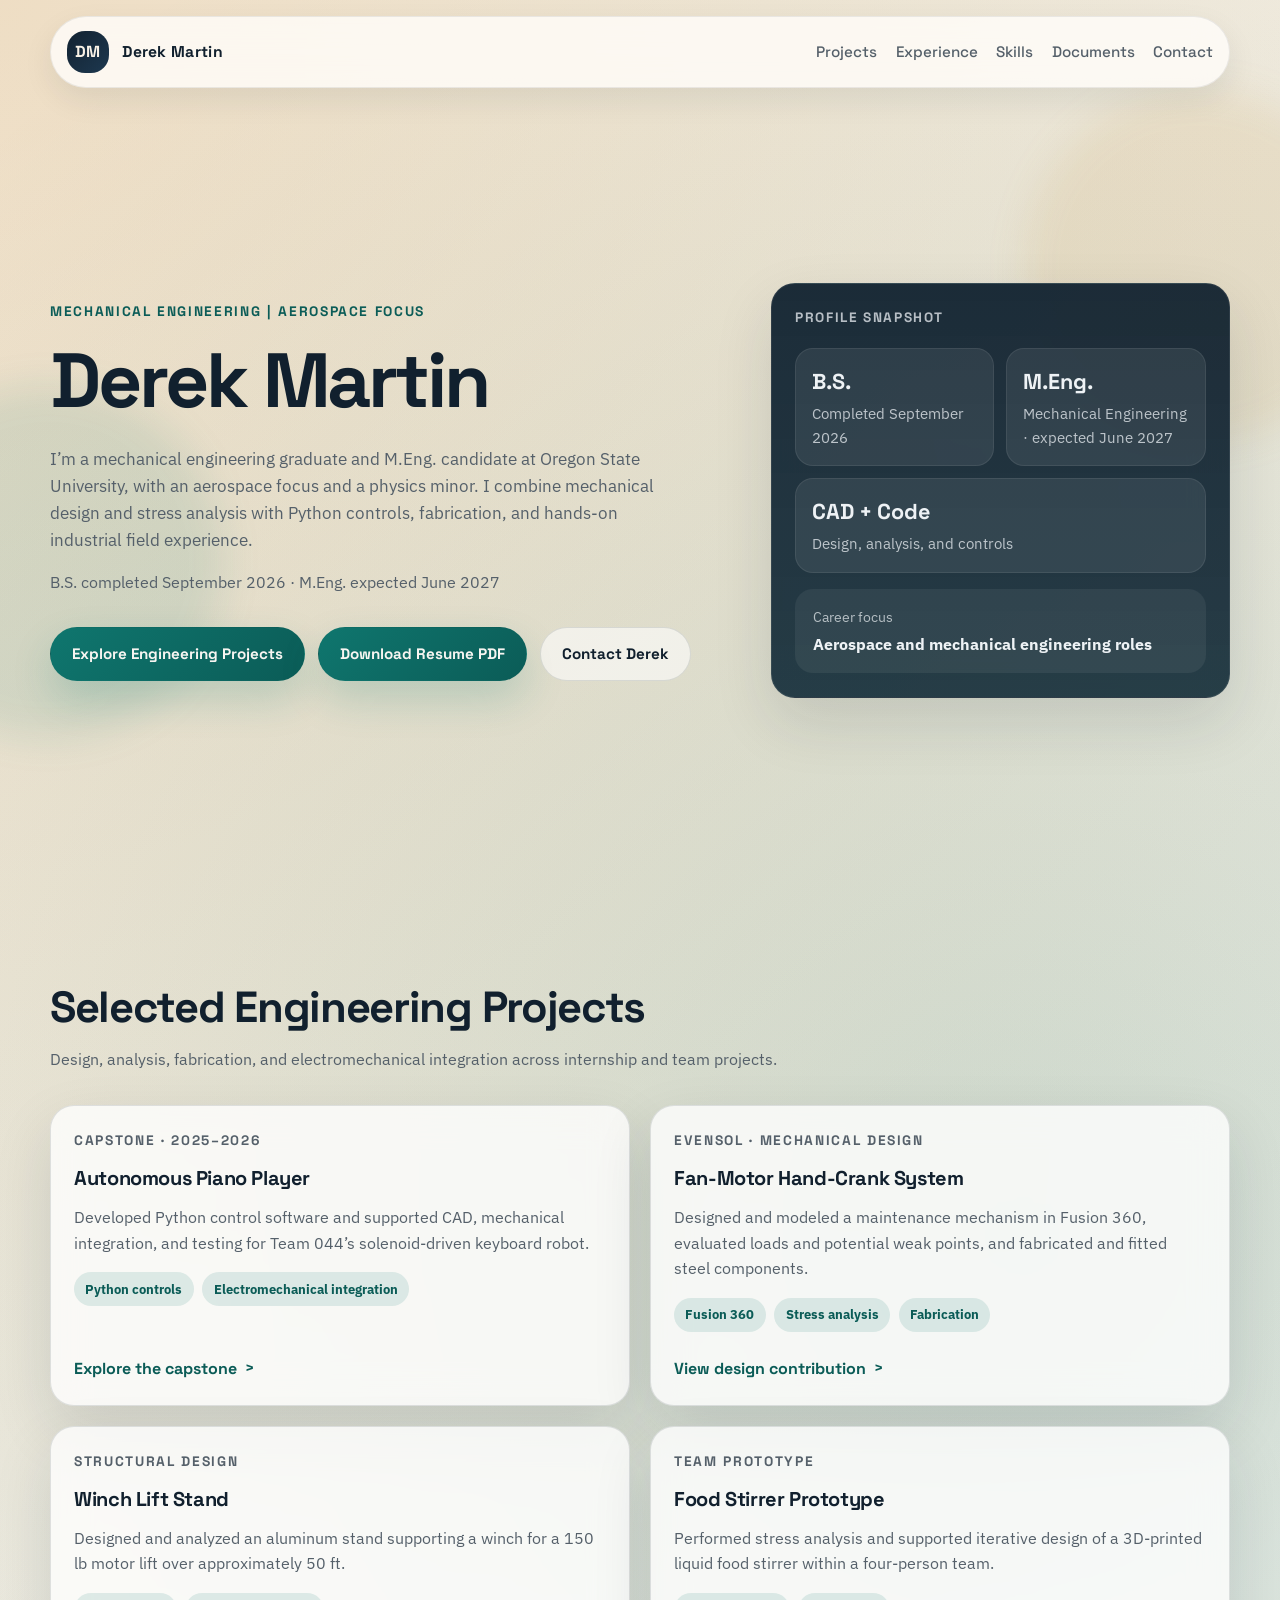
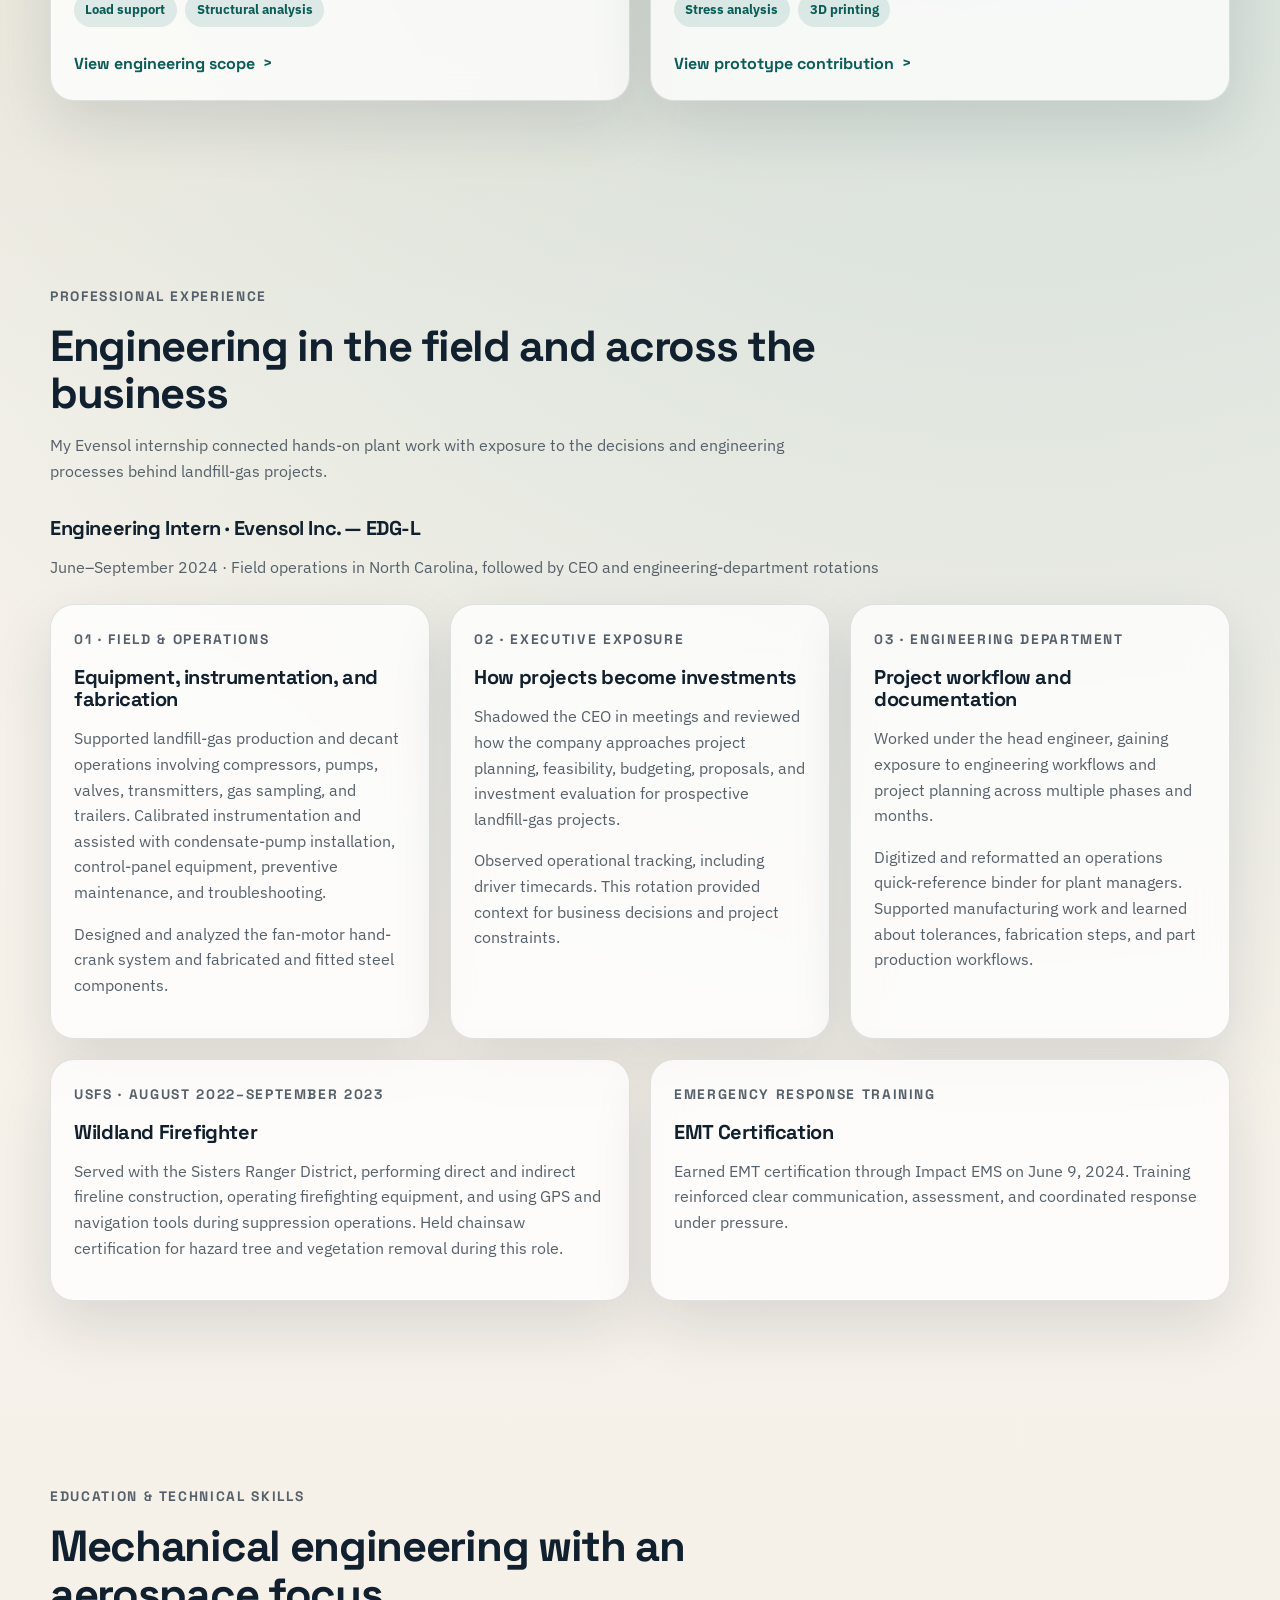
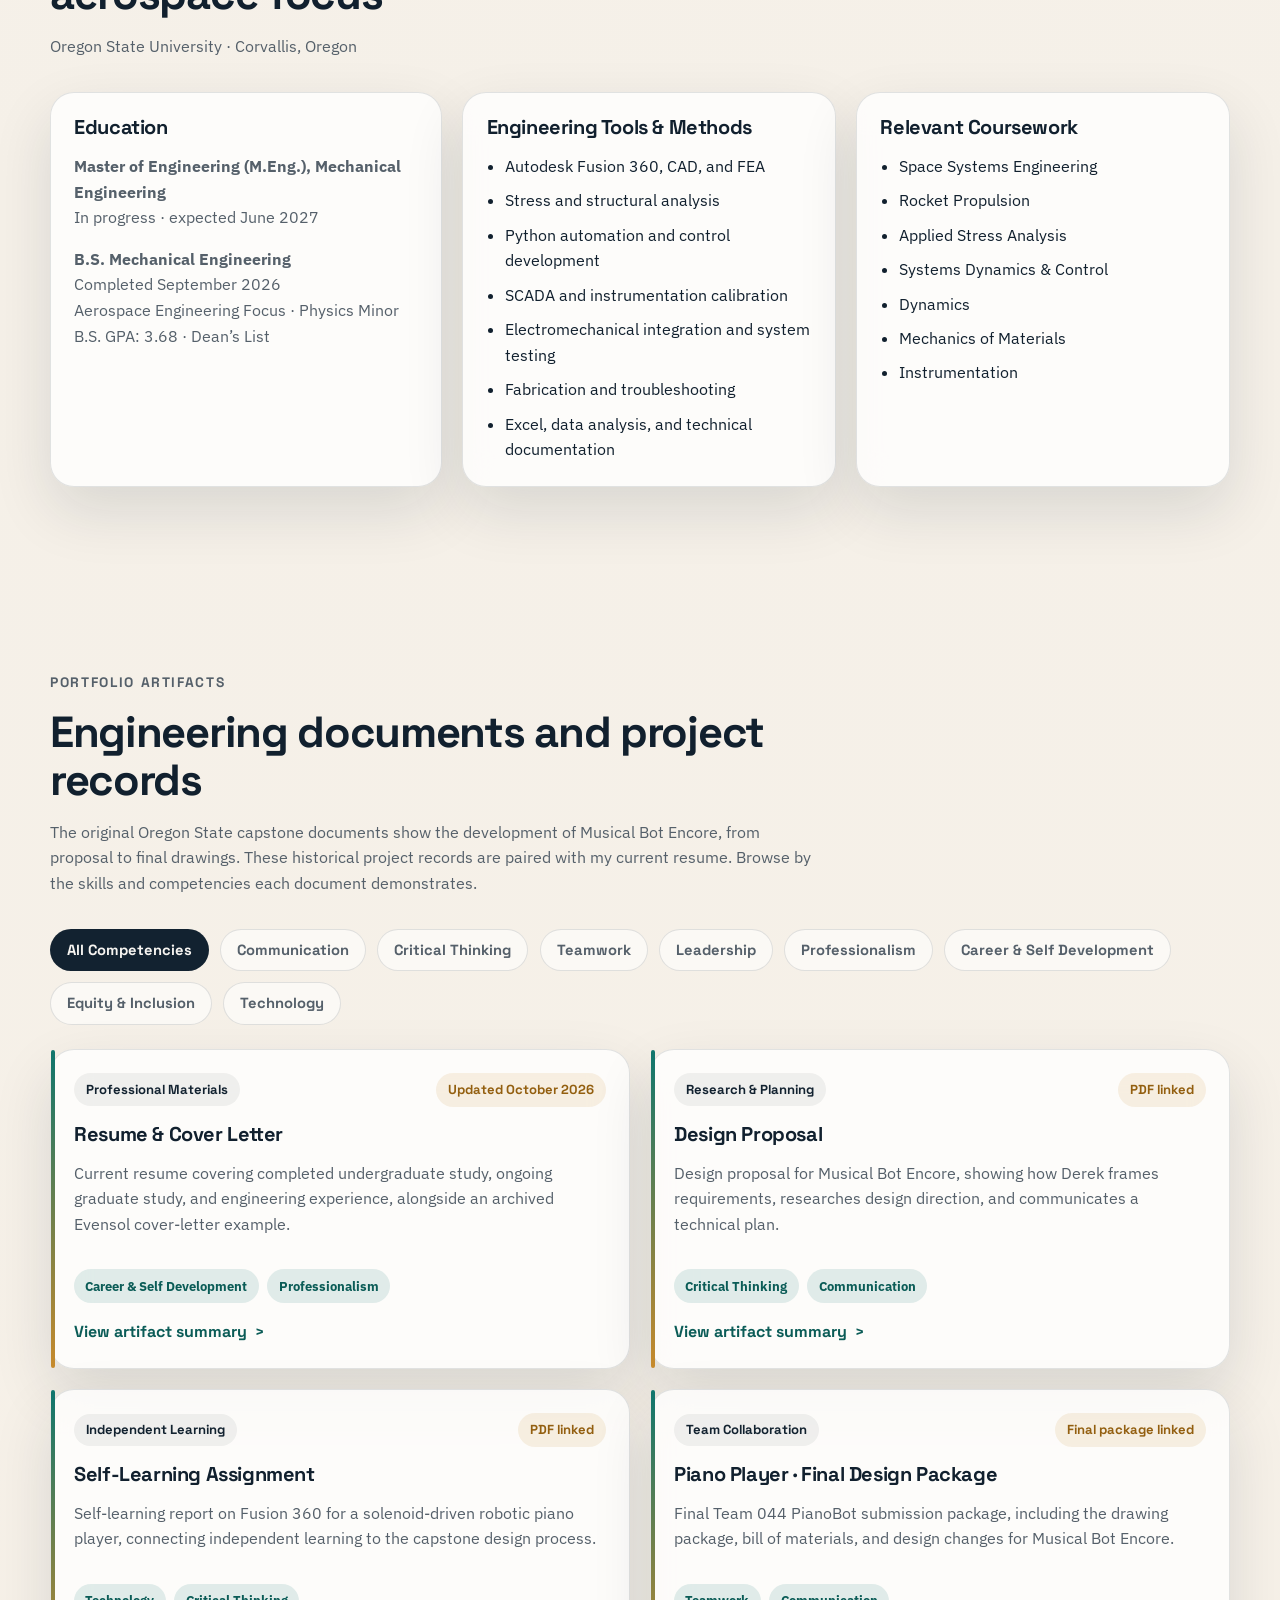
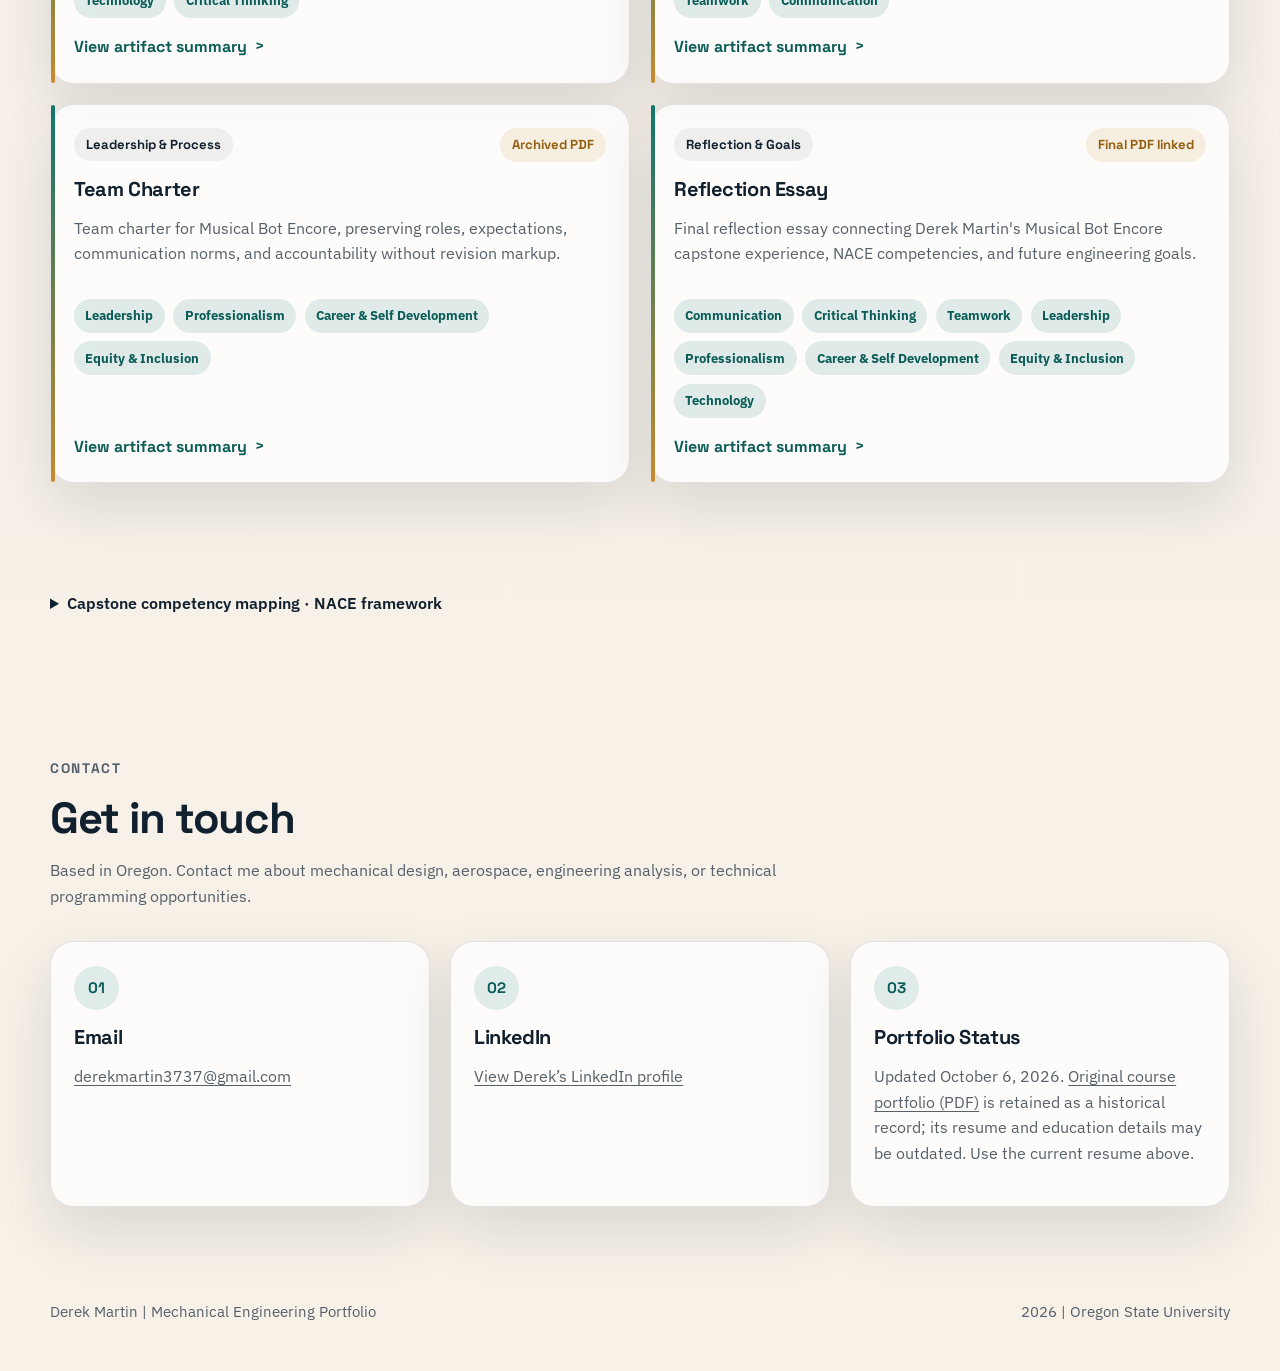
<file: index.html>
<!DOCTYPE html>
<html lang="en">
<head>
  <meta charset="UTF-8">
  <meta name="viewport" content="width=device-width, initial-scale=1.0">
  <title>Derek Martin | Mechanical Engineering Portfolio</title>
  <meta name="description" content="Derek Martin: mechanical engineering graduate and M.Eng. candidate at Oregon State. Mechanical design, aerospace, Python controls, stress analysis, and field engineering.">
  <link rel="preconnect" href="https://fonts.googleapis.com">
  <link rel="preconnect" href="https://fonts.gstatic.com" crossorigin>
  <link href="https://fonts.googleapis.com/css2?family=IBM+Plex+Sans:wght@400;500;600;700&family=Space+Grotesk:wght@500;700&display=swap" rel="stylesheet">
  <link rel="stylesheet" href="styles.css">
<noscript><style>.nav-links { display:flex; } .nav-toggle { display:none; }</style></noscript>
</head>
<body class="home-page">
  <a class="skip-link" href="#main-content">Skip to content</a>
  <div class="page-shell">
    <header class="site-header">
      <nav class="site-nav">
        <a class="brand" href="#top" aria-label="Go to homepage">
          <span class="brand-mark">DM</span>
          <span class="brand-text">Derek Martin</span>
        </a>
        <button class="nav-toggle" type="button" aria-expanded="false" aria-controls="site-nav-links" data-nav-toggle>Menu</button>
        <div class="nav-links" id="site-nav-links" data-nav-links>
          <a href="#projects">Projects</a>
          <a href="#experience">Experience</a>
          <a href="#education">Skills</a>
          <a href="#portfolio">Documents</a>
          <a href="#contact">Contact</a>
        </div>
      </nav>
    </header>

    <main id="main-content">
      <section class="hero section" id="top">
        <div class="hero-copy">
          <p class="eyebrow">Mechanical Engineering | Aerospace Focus</p>
          <h1>Derek Martin</h1>
          <p class="hero-text">I’m a mechanical engineering graduate and M.Eng. candidate at Oregon State University, with an aerospace focus and a physics minor. I combine mechanical design and stress analysis with Python controls, fabrication, and hands-on industrial field experience.</p>
          <p class="hero-subtitle">B.S. completed September 2026 · M.Eng. expected June 2027</p>
          <div class="hero-actions">
            <a class="button button-primary" href="#projects">Explore Engineering Projects</a>
            <a class="button button-primary" href="artifacts/resume-cover-letter/DerekMartin_Resume.pdf" target="_blank" rel="noopener noreferrer">Download Resume PDF</a>
            <a class="button button-secondary" href="mailto:derekmartin3737@gmail.com?subject=Portfolio%20Contact">Contact Derek</a>
          </div>
        </div>

        <aside class="hero-panel">
          <div class="panel-card">
            <p class="panel-label">Profile Snapshot</p>
            <div class="metric-grid">
              <article class="metric-card">
                <span class="metric-value">B.S.</span>
                <span class="metric-label">Completed September 2026</span>
              </article>
              <article class="metric-card">
                <span class="metric-value">M.Eng.</span>
                <span class="metric-label">Mechanical Engineering · expected June 2027</span>
              </article>
              <article class="metric-card">
                <span class="metric-value">CAD + Code</span>
                <span class="metric-label">Design, analysis, and controls</span>
              </article>
            </div>
            <div class="panel-note">
              <p>Career focus</p>
              <strong>Aerospace and mechanical engineering roles</strong>
            </div>
          </div>
        </aside>
      </section>

      <section class="section" id="projects">
        <div class="section-heading">
          <h2>Selected Engineering Projects</h2>
          <p>Design, analysis, fabrication, and electromechanical integration across internship and team projects.</p>
        </div>
        <div class="feature-grid project-grid">
          <article class="feature-card">
            <p class="eyebrow">Capstone · 2025–2026</p><h3>Autonomous Piano Player</h3>
            <p>Developed Python control software and supported CAD, mechanical integration, and testing for Team 044’s solenoid-driven keyboard robot.</p>
            <div class="artifact-tags"><span class="tag">Python controls</span><span class="tag">Electromechanical integration</span></div>
            <a class="artifact-link" href="artifacts/final-team-report/index.html">Explore the capstone</a>
          </article>
          <article class="feature-card">
            <p class="eyebrow">Evensol · Mechanical Design</p><h3>Fan-Motor Hand-Crank System</h3>
            <p>Designed and modeled a maintenance mechanism in Fusion 360, evaluated loads and potential weak points, and fabricated and fitted steel components.</p>
            <div class="artifact-tags"><span class="tag">Fusion 360</span><span class="tag">Stress analysis</span><span class="tag">Fabrication</span></div>
            <a class="artifact-link" href="projects/hand-crank/index.html">View design contribution</a>
          </article>
          <article class="feature-card">
            <p class="eyebrow">Structural Design</p><h3>Winch Lift Stand</h3>
            <p>Designed and analyzed an aluminum stand supporting a winch for a 150 lb motor lift over approximately 50 ft.</p>
            <div class="artifact-tags"><span class="tag">Load support</span><span class="tag">Structural analysis</span></div>
            <a class="artifact-link" href="projects/winch-stand/index.html">View engineering scope</a>
          </article>
          <article class="feature-card">
            <p class="eyebrow">Team Prototype</p><h3>Food Stirrer Prototype</h3>
            <p>Performed stress analysis and supported iterative design of a 3D-printed liquid food stirrer within a four-person team.</p>
            <div class="artifact-tags"><span class="tag">Stress analysis</span><span class="tag">3D printing</span></div>
            <a class="artifact-link" href="projects/food-stirrer/index.html">View prototype contribution</a>
          </article>
        </div>
      </section>

      <section class="section" id="experience">
        <div class="section-heading"><p class="eyebrow">Professional Experience</p><h2>Engineering in the field and across the business</h2><p>My Evensol internship connected hands-on plant work with exposure to the decisions and engineering processes behind landfill-gas projects.</p></div>
        <article class="experience-header"><h3>Engineering Intern · Evensol Inc. — EDG-L</h3><p>June–September 2024 · Field operations in North Carolina, followed by CEO and engineering-department rotations</p></article>
        <div class="feature-grid">
          <article class="feature-card"><p class="eyebrow">01 · Field &amp; Operations</p><h3>Equipment, instrumentation, and fabrication</h3><p>Supported landfill-gas production and decant operations involving compressors, pumps, valves, transmitters, gas sampling, and trailers. Calibrated instrumentation and assisted with condensate-pump installation, control-panel equipment, preventive maintenance, and troubleshooting.</p><p>Designed and analyzed the fan-motor hand-crank system and fabricated and fitted steel components.</p></article>
          <article class="feature-card"><p class="eyebrow">02 · Executive Exposure</p><h3>How projects become investments</h3><p>Shadowed the CEO in meetings and reviewed how the company approaches project planning, feasibility, budgeting, proposals, and investment evaluation for prospective landfill-gas projects.</p><p>Observed operational tracking, including driver timecards. This rotation provided context for business decisions and project constraints.</p></article>
          <article class="feature-card"><p class="eyebrow">03 · Engineering Department</p><h3>Project workflow and documentation</h3><p>Worked under the head engineer, gaining exposure to engineering workflows and project planning across multiple phases and months.</p><p>Digitized and reformatted an operations quick-reference binder for plant managers. Supported manufacturing work and learned about tolerances, fabrication steps, and part production workflows.</p></article>
        </div>
        <div class="feature-grid field-grid">
          <article class="feature-card"><p class="eyebrow">USFS · August 2022–September 2023</p><h3>Wildland Firefighter</h3><p>Served with the Sisters Ranger District, performing direct and indirect fireline construction, operating firefighting equipment, and using GPS and navigation tools during suppression operations. Held chainsaw certification for hazard tree and vegetation removal during this role.</p></article>
          <article class="feature-card"><p class="eyebrow">Emergency Response Training</p><h3>EMT Certification</h3><p>Earned EMT certification through Impact EMS on June 9, 2024. Training reinforced clear communication, assessment, and coordinated response under pressure.</p></article>
        </div>
      </section>

      <section class="section" id="education">
        <div class="section-heading"><p class="eyebrow">Education &amp; Technical Skills</p><h2>Mechanical engineering with an aerospace focus</h2><p>Oregon State University · Corvallis, Oregon</p></div>
        <div class="organization-layout">
          <article class="info-card"><h3>Education</h3><p><strong>Master of Engineering (M.Eng.), Mechanical Engineering</strong><br>In progress · expected June 2027</p><p><strong>B.S. Mechanical Engineering</strong><br>Completed September 2026<br>Aerospace Engineering Focus · Physics Minor<br>B.S. GPA: 3.68 · Dean’s List</p></article>
          <article class="info-card"><h3>Engineering Tools &amp; Methods</h3><ul class="clean-list"><li>Autodesk Fusion 360, CAD, and FEA</li><li>Stress and structural analysis</li><li>Python automation and control development</li><li>SCADA and instrumentation calibration</li><li>Electromechanical integration and system testing</li><li>Fabrication and troubleshooting</li><li>Excel, data analysis, and technical documentation</li></ul></article>
          <article class="info-card"><h3>Relevant Coursework</h3><ul class="clean-list"><li>Space Systems Engineering</li><li>Rocket Propulsion</li><li>Applied Stress Analysis</li><li>Systems Dynamics &amp; Control</li><li>Dynamics</li><li>Mechanics of Materials</li><li>Instrumentation</li></ul></article>
        </div>
      </section>

      <section class="section" id="portfolio">
        <div class="section-heading">
          <p class="eyebrow">Portfolio Artifacts</p>
          <h2>Engineering documents and project records</h2>
          <p>
            The original Oregon State capstone documents show the development of Musical Bot
            Encore, from proposal to final drawings. These historical project records are
            paired with my current resume. Browse by the skills and competencies each document demonstrates.
          </p>
        </div>
        <div class="filter-bar" role="group" aria-label="Filter documents by competency" data-filter-bar></div><p class="sr-only" role="status" data-filter-status></p>
        <div class="artifact-grid" data-artifact-grid></div>
        <noscript><p>Browse the portfolio documents:</p><ul class="clean-list">
<li><a href="artifacts/resume-cover-letter/index.html">Current resume and archived cover letter</a></li>
<li><a href="artifacts/design-proposal/index.html">Design proposal</a></li>
<li><a href="artifacts/self-learning-assignment/index.html">Self-learning report</a></li>
<li><a href="artifacts/final-team-report/index.html">Final team report</a></li>
<li><a href="artifacts/team-charter/index.html">Team charter</a></li>
<li><a href="artifacts/reflection-essay/index.html">Reflection essay</a></li>
</ul></noscript>
      </section>

      <section class="section compact-section" id="competencies">
        <details><summary>Capstone competency mapping · NACE framework</summary><p class="archive-note">The original course portfolio maps its documents to eight career-readiness competencies.</p><div class="competency-grid" data-competency-grid></div></details>
      </section>

      <section class="section" id="contact">
        <div class="section-heading">
          <p class="eyebrow">Contact</p>
          <h2>Get in touch</h2>
          <p>Based in Oregon. Contact me about mechanical design, aerospace, engineering analysis, or technical programming opportunities.</p>
        </div>
        <div class="feature-grid">
          <article class="feature-card">
            <span class="step-number">01</span>
            <h3>Email</h3>
            <p><a href="mailto:derekmartin3737@gmail.com?subject=Portfolio%20Contact">derekmartin3737@gmail.com</a></p>
          </article>
          <article class="feature-card">
            <span class="step-number">02</span>
            <h3>LinkedIn</h3>
            <p><a href="https://www.linkedin.com/in/derek-martin-37746a26a/" target="_blank" rel="noopener noreferrer">View Derek’s LinkedIn profile</a></p>
          </article>
          <article class="feature-card">
            <span class="step-number">03</span>
            <h3>Portfolio Status</h3>
            <p>Updated October 6, 2026. <a href="derek-martin-final-eportfolio.pdf" target="_blank" rel="noopener noreferrer">Original course portfolio (PDF)</a> is retained as a historical record; its resume and education details may be outdated. Use the current resume above.</p>
          </article>
        </div>
      </section>
    </main>

    <footer class="site-footer">
      <p>Derek Martin | Mechanical Engineering Portfolio</p>
      <p><span class="js-year">2026</span> | Oregon State University</p>
    </footer>
  </div>
  <script src="script.js"></script>
</body>
</html>
</file>
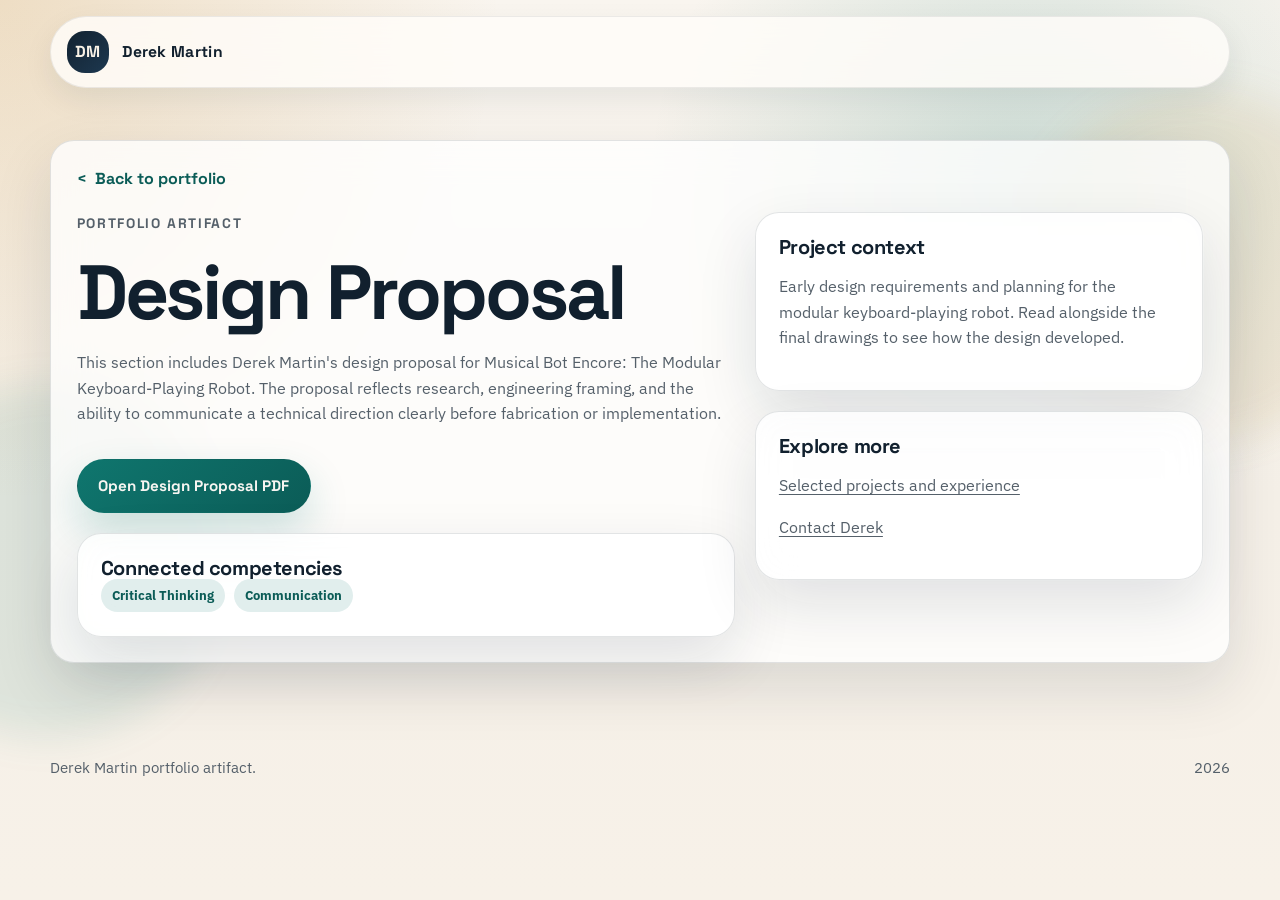
<file: artifacts/design-proposal/index.html>
<!DOCTYPE html>
<html lang="en">
<head>
  <meta charset="UTF-8">
  <meta name="viewport" content="width=device-width, initial-scale=1.0">
  <title>Design Proposal | Derek Martin Portfolio</title>
  <meta name="description" content="Design proposal section for Derek Martin's mechanical engineering portfolio.">
  <link rel="stylesheet" href="../../styles.css">
</head>
<body class="artifact-page">
  <a class="skip-link" href="#main-content">Skip to content</a>
  <div class="page-shell">
    <header class="site-header">
      <nav class="site-nav">
        <a class="brand" href="../../index.html">
          <span class="brand-mark">DM</span>
          <span class="brand-text">Derek Martin</span>
        </a>
      </nav>
    </header>

    <main id="main-content">
      <section class="section">
        <div class="artifact-shell">
          <a class="back-link" href="../../index.html#portfolio">Back to portfolio</a>
          <div class="artifact-layout">
            <div class="artifact-copy">
              <div>
                <p class="eyebrow">Portfolio Artifact</p>
                <h1>Design Proposal</h1>
                <p>This section includes Derek Martin's design proposal for Musical Bot Encore: The Modular Keyboard-Playing Robot. The proposal reflects research, engineering framing, and the ability to communicate a technical direction clearly before fabrication or implementation.</p>

                <div class="hero-actions">
                  <a class="button button-primary" href="derek-martin-design-proposal.pdf" target="_blank" rel="noopener noreferrer">Open Design Proposal PDF</a>
                </div>
              </div>
              <article class="info-card">
                <h3>Connected competencies</h3>
                <div class="artifact-tags">
                  <span class="tag">Critical Thinking</span>
                  <span class="tag">Communication</span>
                </div>
              </article>
            </div>
            <aside class="artifact-sidebar">
              <article class="info-card">
                <h3>Project context</h3><p>Early design requirements and planning for the modular keyboard-playing robot. Read alongside the final drawings to see how the design developed.</p>
              </article>
              <article class="info-card"><h3>Explore more</h3><p><a href="../../index.html#projects">Selected projects and experience</a></p><p><a href="../../index.html#contact">Contact Derek</a></p></article>
            </aside>
          </div>
        </div>
      </section>
    </main>

    <footer class="site-footer">
      <p>Derek Martin portfolio artifact.</p>
      <p><span class="js-year">2026</span></p>
    </footer>
  </div>
  <script src="../../script.js"></script>
</body>
</html>
</file>
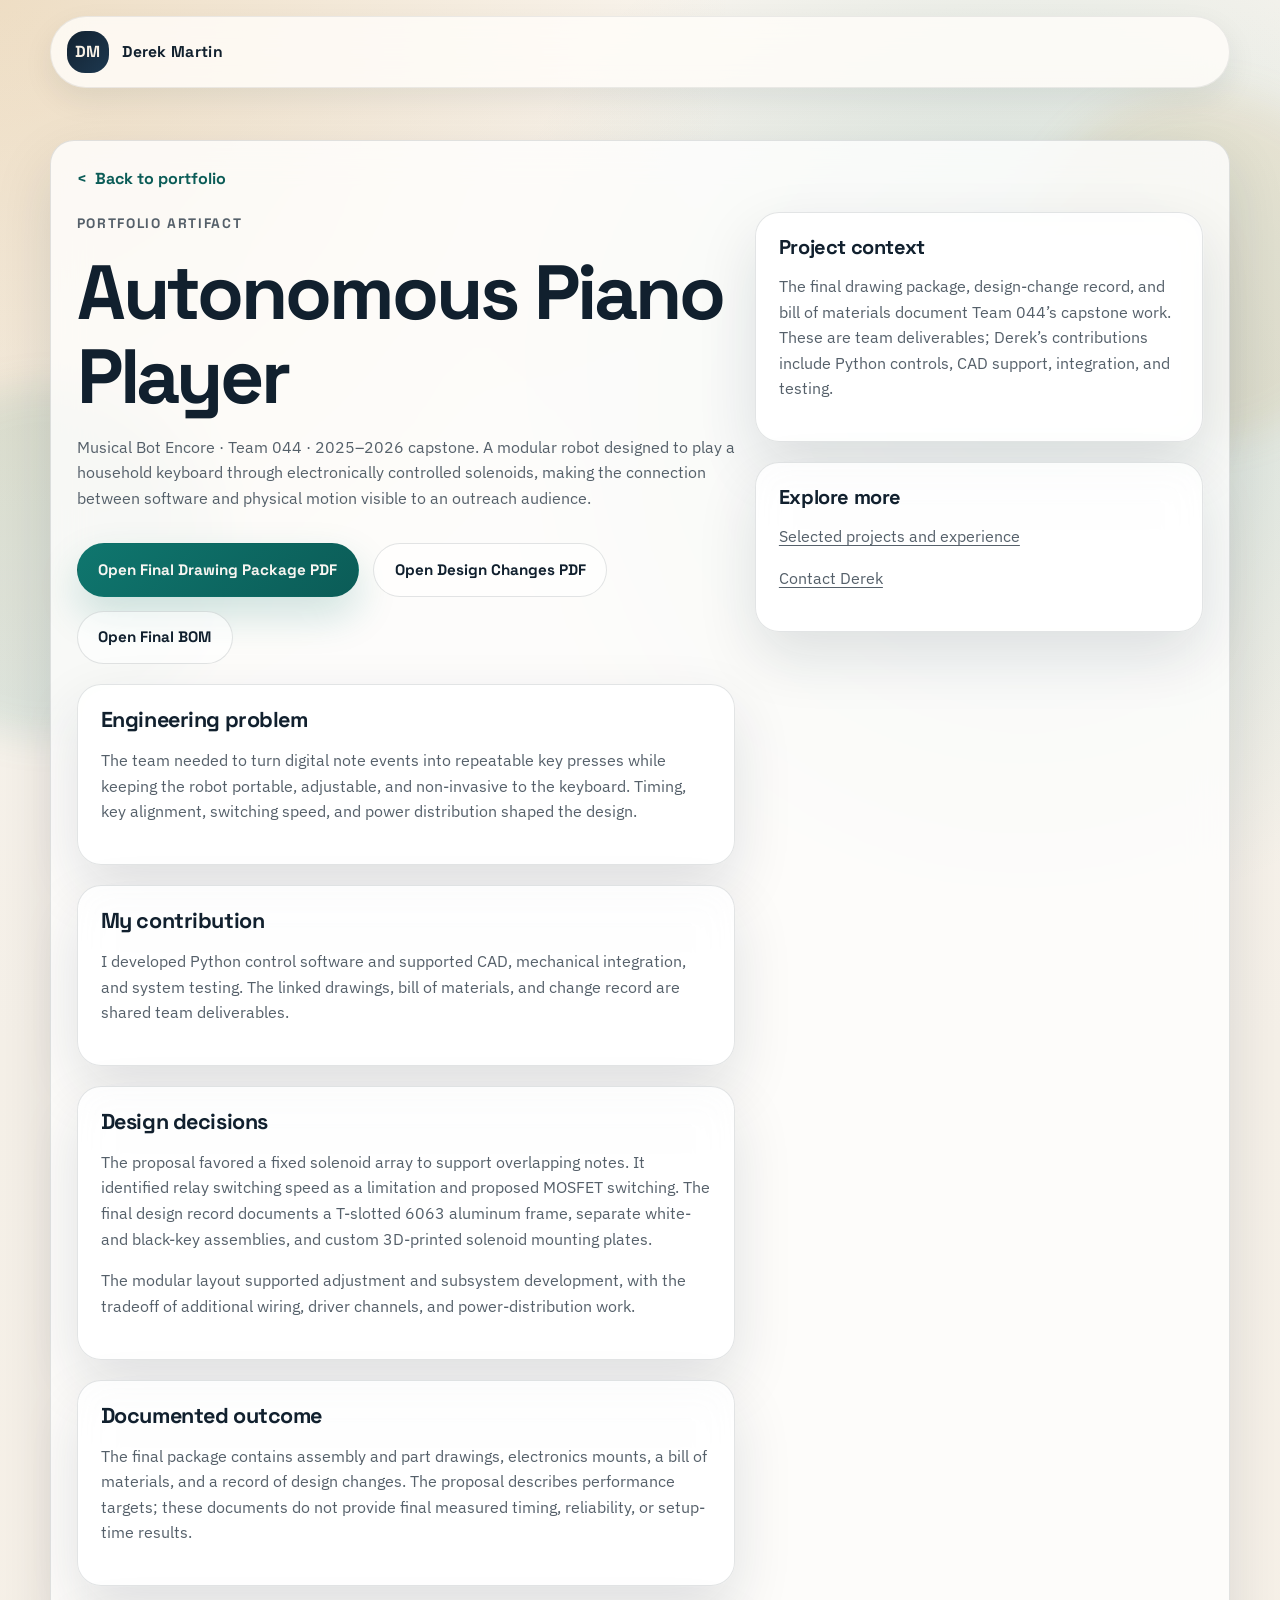
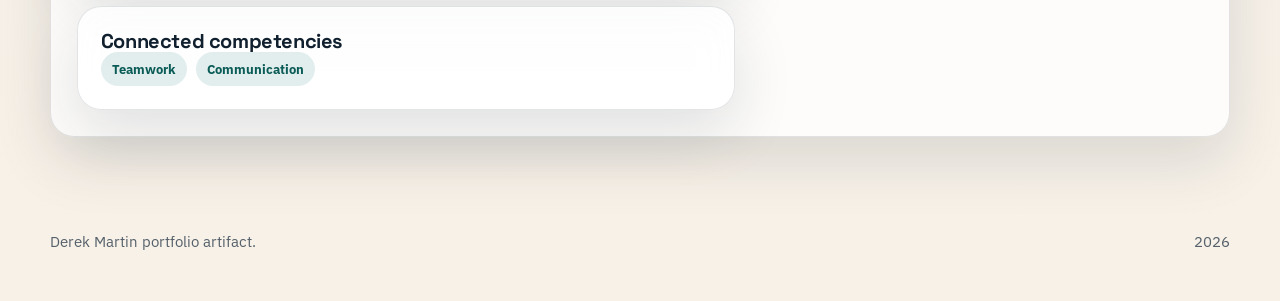
<file: artifacts/final-team-report/index.html>
<!DOCTYPE html>
<html lang="en">
<head>
  <meta charset="UTF-8">
  <meta name="viewport" content="width=device-width, initial-scale=1.0">
  <title>Autonomous Piano Player | Derek Martin Portfolio</title>
  <meta name="description" content="Final team report section for Derek Martin's mechanical engineering portfolio.">
  <link rel="stylesheet" href="../../styles.css">
</head>
<body class="artifact-page">
  <a class="skip-link" href="#main-content">Skip to content</a>
  <div class="page-shell">
    <header class="site-header">
      <nav class="site-nav">
        <a class="brand" href="../../index.html">
          <span class="brand-mark">DM</span>
          <span class="brand-text">Derek Martin</span>
        </a>
      </nav>
    </header>

    <main id="main-content">
      <section class="section">
        <div class="artifact-shell">
          <a class="back-link" href="../../index.html#portfolio">Back to portfolio</a>
          <div class="artifact-layout">
            <div class="artifact-copy">
              <div>
                <p class="eyebrow">Portfolio Artifact</p>
                <h1>Autonomous Piano Player</h1>
                <p>Musical Bot Encore · Team 044 · 2025–2026 capstone. A modular robot designed to play a household keyboard through electronically controlled solenoids, making the connection between software and physical motion visible to an outreach audience.</p>

                <div class="hero-actions">
                  <a class="button button-primary" href="team044-pianobot-final-drawing-package.pdf" target="_blank" rel="noopener noreferrer">Open Final Drawing Package PDF</a>
                  <a class="button button-secondary" href="team044-pianobot-design-changes.pdf" target="_blank" rel="noopener noreferrer">Open Design Changes PDF</a>
                  <a class="button button-secondary" href="team044-pianobot-final-bom.xlsx" target="_blank" rel="noopener noreferrer">Open Final BOM</a>
                </div>
              </div>
              <article class="info-card"><h2>Engineering problem</h2><p>The team needed to turn digital note events into repeatable key presses while keeping the robot portable, adjustable, and non-invasive to the keyboard. Timing, key alignment, switching speed, and power distribution shaped the design.</p></article>
              <article class="info-card"><h2>My contribution</h2><p>I developed Python control software and supported CAD, mechanical integration, and system testing. The linked drawings, bill of materials, and change record are shared team deliverables.</p></article>
              <article class="info-card"><h2>Design decisions</h2><p>The proposal favored a fixed solenoid array to support overlapping notes. It identified relay switching speed as a limitation and proposed MOSFET switching. The final design record documents a T-slotted 6063 aluminum frame, separate white- and black-key assemblies, and custom 3D-printed solenoid mounting plates.</p><p>The modular layout supported adjustment and subsystem development, with the tradeoff of additional wiring, driver channels, and power-distribution work.</p></article>
              <article class="info-card"><h2>Documented outcome</h2><p>The final package contains assembly and part drawings, electronics mounts, a bill of materials, and a record of design changes. The proposal describes performance targets; these documents do not provide final measured timing, reliability, or setup-time results.</p></article>
              <article class="info-card">
                <h3>Connected competencies</h3>
                <div class="artifact-tags">
                  <span class="tag">Teamwork</span>
                  <span class="tag">Communication</span>
                </div>
              </article>
            </div>
            <aside class="artifact-sidebar">
              <article class="info-card">
                <h3>Project context</h3><p>The final drawing package, design-change record, and bill of materials document Team 044’s capstone work. These are team deliverables; Derek’s contributions include Python controls, CAD support, integration, and testing.</p>
              </article>
              <article class="info-card"><h3>Explore more</h3><p><a href="../../index.html#projects">Selected projects and experience</a></p><p><a href="../../index.html#contact">Contact Derek</a></p></article>
            </aside>
          </div>
        </div>
      </section>
    </main>

    <footer class="site-footer">
      <p>Derek Martin portfolio artifact.</p>
      <p><span class="js-year">2026</span></p>
    </footer>
  </div>
  <script src="../../script.js"></script>
</body>
</html>
</file>
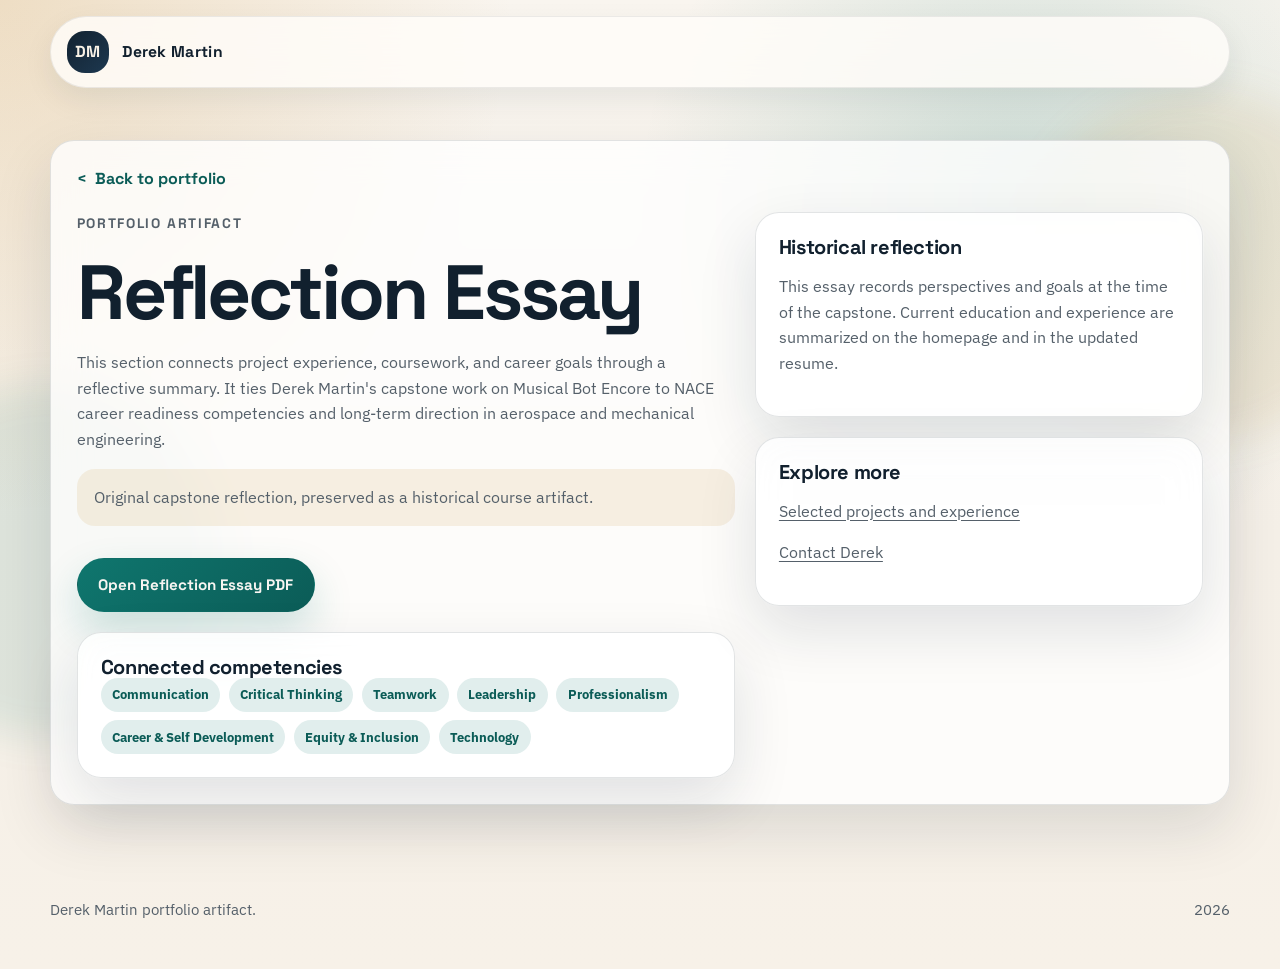
<file: artifacts/reflection-essay/index.html>
<!DOCTYPE html>
<html lang="en">
<head>
  <meta charset="UTF-8">
  <meta name="viewport" content="width=device-width, initial-scale=1.0">
  <title>Reflection Essay | Derek Martin Portfolio</title>
  <meta name="description" content="Reflection essay section for Derek Martin's mechanical engineering portfolio.">
  <link rel="stylesheet" href="../../styles.css">
</head>
<body class="artifact-page">
  <a class="skip-link" href="#main-content">Skip to content</a>
  <div class="page-shell">
    <header class="site-header">
      <nav class="site-nav">
        <a class="brand" href="../../index.html">
          <span class="brand-mark">DM</span>
          <span class="brand-text">Derek Martin</span>
        </a>
      </nav>
    </header>

    <main id="main-content">
      <section class="section">
        <div class="artifact-shell">
          <a class="back-link" href="../../index.html#portfolio">Back to portfolio</a>
          <div class="artifact-layout">
            <div class="artifact-copy">
              <div>
                <p class="eyebrow">Portfolio Artifact</p>
                <h1>Reflection Essay</h1>
                <p>This section connects project experience, coursework, and career goals through a reflective summary. It ties Derek Martin's capstone work on Musical Bot Encore to NACE career readiness competencies and long-term direction in aerospace and mechanical engineering.</p>
                <p class="placeholder-note">Original capstone reflection, preserved as a historical course artifact.</p>
                <div class="hero-actions">
                  <a class="button button-primary" href="derek-martin-reflection-essay-final.pdf" target="_blank" rel="noopener noreferrer">Open Reflection Essay PDF</a>
                </div>
              </div>
              <article class="info-card">
                <h3>Connected competencies</h3>
                <div class="artifact-tags">
                  <span class="tag">Communication</span>
                  <span class="tag">Critical Thinking</span>
                  <span class="tag">Teamwork</span>
                  <span class="tag">Leadership</span>
                  <span class="tag">Professionalism</span>
                  <span class="tag">Career &amp; Self Development</span>
                  <span class="tag">Equity &amp; Inclusion</span>
                  <span class="tag">Technology</span>
                </div>
              </article>
            </div>
            <aside class="artifact-sidebar">
              <article class="info-card">
                <h3>Historical reflection</h3><p>This essay records perspectives and goals at the time of the capstone. Current education and experience are summarized on the homepage and in the updated resume.</p>
              </article>
              <article class="info-card"><h3>Explore more</h3><p><a href="../../index.html#projects">Selected projects and experience</a></p><p><a href="../../index.html#contact">Contact Derek</a></p></article>
            </aside>
          </div>
        </div>
      </section>
    </main>

    <footer class="site-footer">
      <p>Derek Martin portfolio artifact.</p>
      <p><span class="js-year">2026</span></p>
    </footer>
  </div>
  <script src="../../script.js"></script>
</body>
</html>
</file>
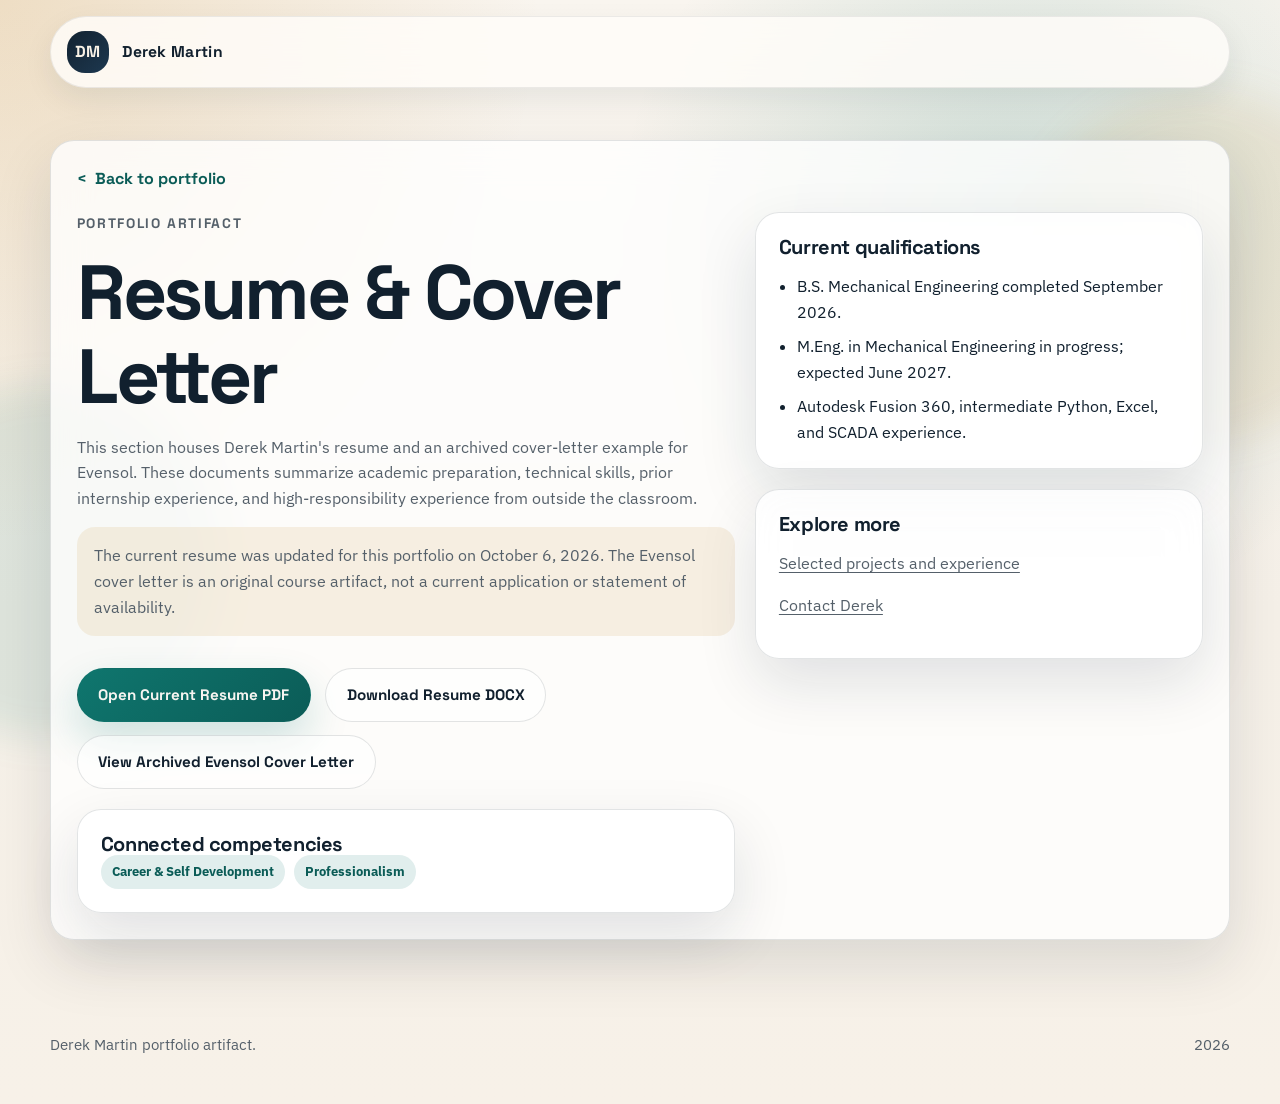
<file: artifacts/resume-cover-letter/index.html>
<!DOCTYPE html>
<html lang="en">
<head>
  <meta charset="UTF-8">
  <meta name="viewport" content="width=device-width, initial-scale=1.0">
  <title>Resume &amp; Cover Letter | Derek Martin Portfolio</title>
  <meta name="description" content="Resume and cover letter section for Derek Martin's mechanical engineering portfolio.">
  <link rel="stylesheet" href="../../styles.css">
</head>
<body class="artifact-page">
  <a class="skip-link" href="#main-content">Skip to content</a>
  <div class="page-shell">
    <header class="site-header">
      <nav class="site-nav">
        <a class="brand" href="../../index.html">
          <span class="brand-mark">DM</span>
          <span class="brand-text">Derek Martin</span>
        </a>
      </nav>
    </header>

    <main id="main-content">
      <section class="section">
        <div class="artifact-shell">
          <a class="back-link" href="../../index.html#portfolio">Back to portfolio</a>
          <div class="artifact-layout">
            <div class="artifact-copy">
              <div>
                <p class="eyebrow">Portfolio Artifact</p>
                <h1>Resume &amp; Cover Letter</h1>
                <p>This section houses Derek Martin's resume and an archived cover-letter example for Evensol. These documents summarize academic preparation, technical skills, prior internship experience, and high-responsibility experience from outside the classroom.</p>
                <p class="placeholder-note">The current resume was updated for this portfolio on October 6, 2026. The Evensol cover letter is an original course artifact, not a current application or statement of availability.</p>
                <div class="hero-actions">
                  <a class="button button-primary" href="DerekMartin_Resume.pdf" target="_blank" rel="noopener noreferrer">Open Current Resume PDF</a>
                  <a class="button button-secondary" href="Derek_Martin_Resume.docx" download>Download Resume DOCX</a>
                  <a class="button button-secondary" href="derek-martin-cover-letter-evensol.pdf" target="_blank" rel="noopener noreferrer">View Archived Evensol Cover Letter</a>
                </div>
              </div>
              <article class="info-card">
                <h3>Connected competencies</h3>
                <div class="artifact-tags">
                  <span class="tag">Career &amp; Self Development</span>
                  <span class="tag">Professionalism</span>
                </div>
              </article>
            </div>
            <aside class="artifact-sidebar">
              <article class="info-card">
                <h3>Current qualifications</h3><ul class="clean-list"><li>B.S. Mechanical Engineering completed September 2026.</li><li>M.Eng. in Mechanical Engineering in progress; expected June 2027.</li><li>Autodesk Fusion 360, intermediate Python, Excel, and SCADA experience.</li></ul>
              </article>
              <article class="info-card"><h3>Explore more</h3><p><a href="../../index.html#projects">Selected projects and experience</a></p><p><a href="../../index.html#contact">Contact Derek</a></p></article>
            </aside>
          </div>
        </div>
      </section>
    </main>

    <footer class="site-footer">
      <p>Derek Martin portfolio artifact.</p>
      <p><span class="js-year">2026</span></p>
    </footer>
  </div>
  <script src="../../script.js"></script>
</body>
</html>
</file>
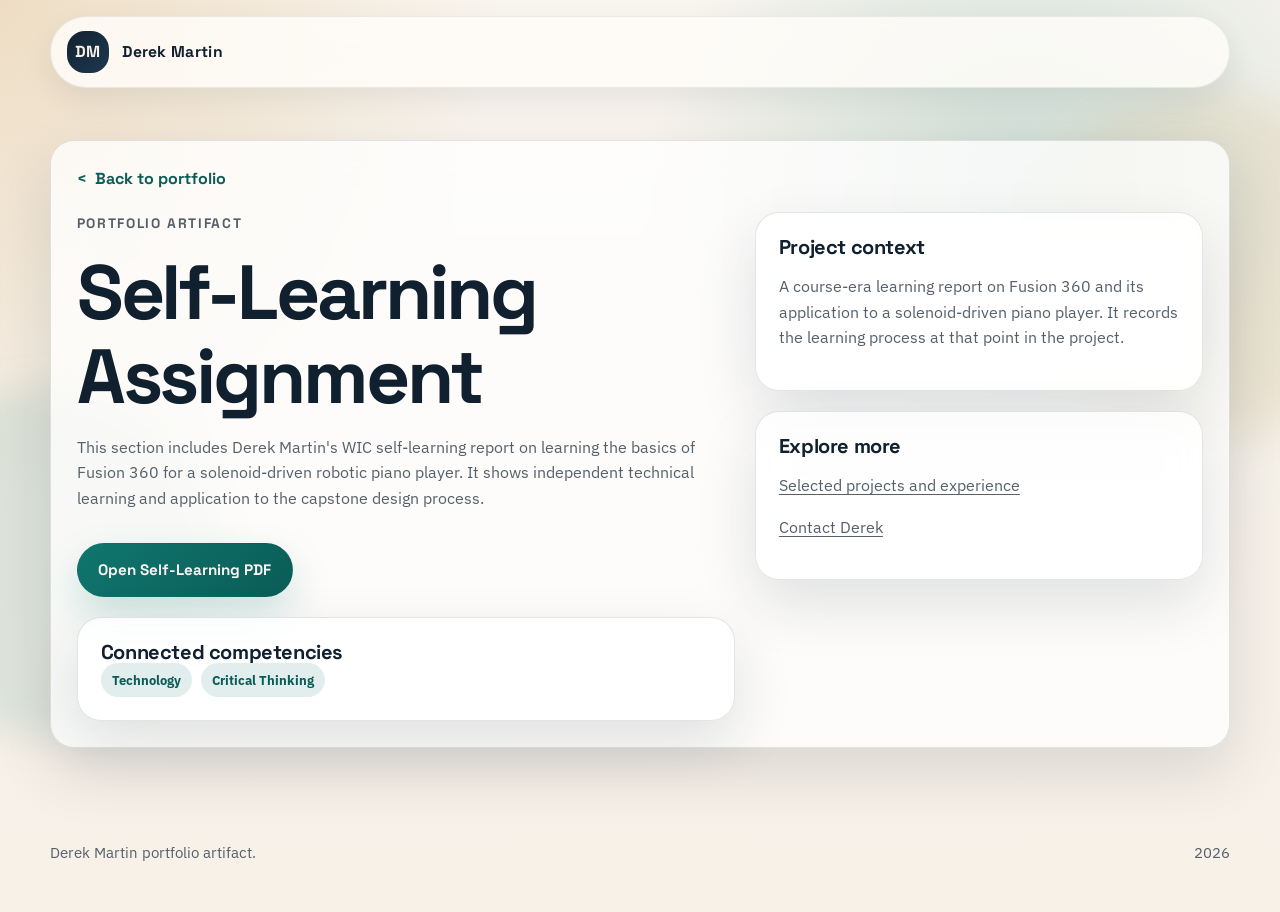
<file: artifacts/self-learning-assignment/index.html>
<!DOCTYPE html>
<html lang="en">
<head>
  <meta charset="UTF-8">
  <meta name="viewport" content="width=device-width, initial-scale=1.0">
  <title>Self-Learning Assignment | Derek Martin Portfolio</title>
  <meta name="description" content="Self-learning assignment section for Derek Martin's mechanical engineering portfolio.">
  <link rel="stylesheet" href="../../styles.css">
</head>
<body class="artifact-page">
  <a class="skip-link" href="#main-content">Skip to content</a>
  <div class="page-shell">
    <header class="site-header">
      <nav class="site-nav">
        <a class="brand" href="../../index.html">
          <span class="brand-mark">DM</span>
          <span class="brand-text">Derek Martin</span>
        </a>
      </nav>
    </header>

    <main id="main-content">
      <section class="section">
        <div class="artifact-shell">
          <a class="back-link" href="../../index.html#portfolio">Back to portfolio</a>
          <div class="artifact-layout">
            <div class="artifact-copy">
              <div>
                <p class="eyebrow">Portfolio Artifact</p>
                <h1>Self-Learning Assignment</h1>
                <p>This section includes Derek Martin's WIC self-learning report on learning the basics of Fusion 360 for a solenoid-driven robotic piano player. It shows independent technical learning and application to the capstone design process.</p>

                <div class="hero-actions">
                  <a class="button button-primary" href="derek-martin-self-learning-assignment.pdf" target="_blank" rel="noopener noreferrer">Open Self-Learning PDF</a>
                </div>
              </div>
              <article class="info-card">
                <h3>Connected competencies</h3>
                <div class="artifact-tags">
                  <span class="tag">Technology</span>
                  <span class="tag">Critical Thinking</span>
                </div>
              </article>
            </div>
            <aside class="artifact-sidebar">
              <article class="info-card">
                <h3>Project context</h3><p>A course-era learning report on Fusion 360 and its application to a solenoid-driven piano player. It records the learning process at that point in the project.</p>
              </article>
              <article class="info-card"><h3>Explore more</h3><p><a href="../../index.html#projects">Selected projects and experience</a></p><p><a href="../../index.html#contact">Contact Derek</a></p></article>
            </aside>
          </div>
        </div>
      </section>
    </main>

    <footer class="site-footer">
      <p>Derek Martin portfolio artifact.</p>
      <p><span class="js-year">2026</span></p>
    </footer>
  </div>
  <script src="../../script.js"></script>
</body>
</html>
</file>
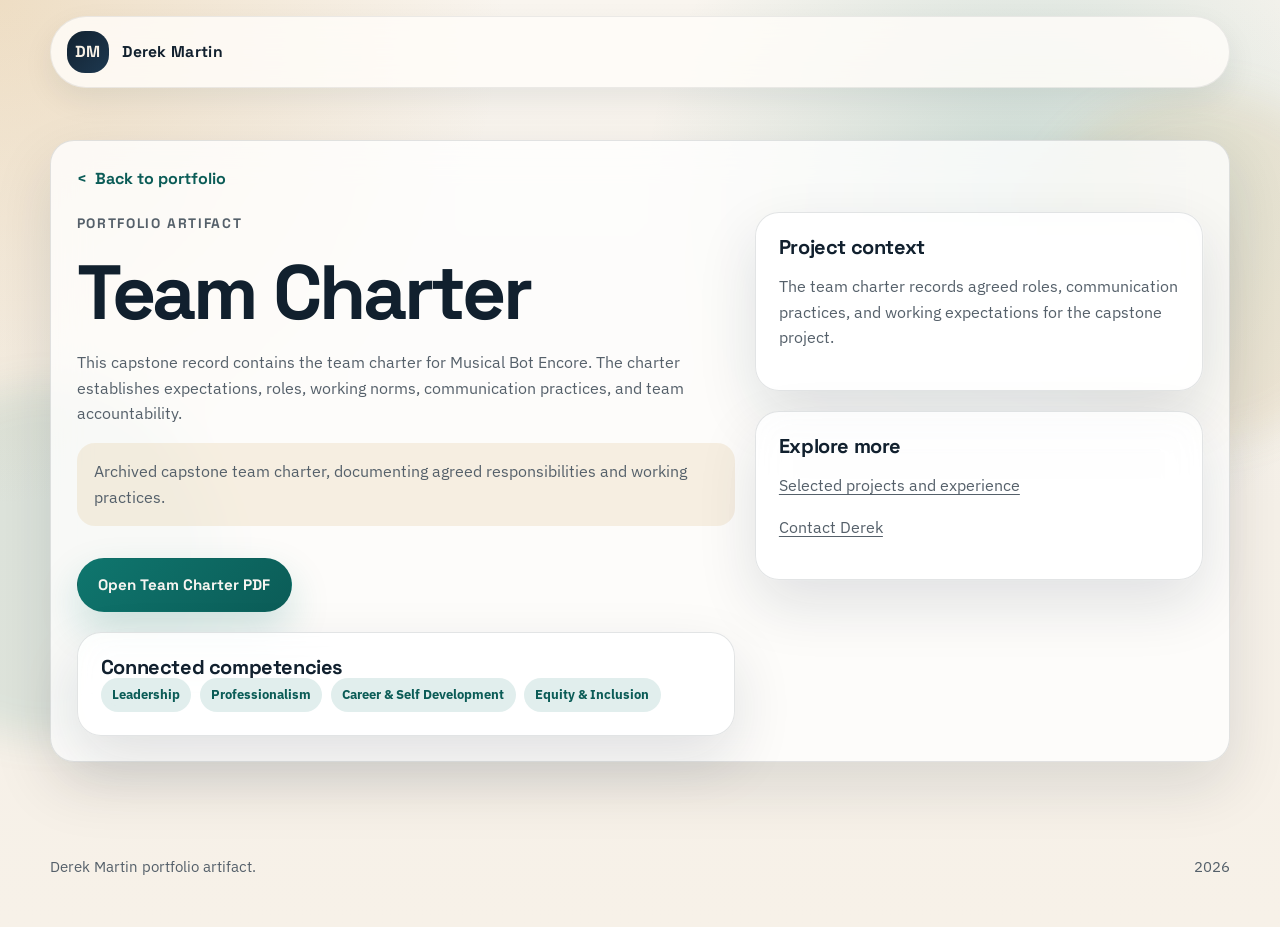
<file: artifacts/team-charter/index.html>
<!DOCTYPE html>
<html lang="en">
<head>
  <meta charset="UTF-8">
  <meta name="viewport" content="width=device-width, initial-scale=1.0">
  <title>Team Charter | Derek Martin Portfolio</title>
  <meta name="description" content="Team charter section for Derek Martin's mechanical engineering portfolio.">
  <link rel="stylesheet" href="../../styles.css">
</head>
<body class="artifact-page">
  <a class="skip-link" href="#main-content">Skip to content</a>
  <div class="page-shell">
    <header class="site-header">
      <nav class="site-nav">
        <a class="brand" href="../../index.html">
          <span class="brand-mark">DM</span>
          <span class="brand-text">Derek Martin</span>
        </a>
      </nav>
    </header>

    <main id="main-content">
      <section class="section">
        <div class="artifact-shell">
          <a class="back-link" href="../../index.html#portfolio">Back to portfolio</a>
          <div class="artifact-layout">
            <div class="artifact-copy">
              <div>
                <p class="eyebrow">Portfolio Artifact</p>
                <h1>Team Charter</h1>
                <p>This capstone record contains the team charter for Musical Bot Encore. The charter establishes expectations, roles, working norms, communication practices, and team accountability.</p>
                <p class="placeholder-note">Archived capstone team charter, documenting agreed responsibilities and working practices.</p>
                <div class="hero-actions">
                  <a class="button button-primary" href="derek-martin-team-charter-clean.pdf" target="_blank" rel="noopener noreferrer">Open Team Charter PDF</a>
                </div>
              </div>
              <article class="info-card">
                <h3>Connected competencies</h3>
                <div class="artifact-tags">
                  <span class="tag">Leadership</span>
                  <span class="tag">Professionalism</span>
                  <span class="tag">Career &amp; Self Development</span>
                  <span class="tag">Equity &amp; Inclusion</span>
                </div>
              </article>
            </div>
            <aside class="artifact-sidebar">
              <article class="info-card">
                <h3>Project context</h3><p>The team charter records agreed roles, communication practices, and working expectations for the capstone project.</p>
              </article>
              <article class="info-card"><h3>Explore more</h3><p><a href="../../index.html#projects">Selected projects and experience</a></p><p><a href="../../index.html#contact">Contact Derek</a></p></article>
            </aside>
          </div>
        </div>
      </section>
    </main>

    <footer class="site-footer">
      <p>Derek Martin portfolio artifact.</p>
      <p><span class="js-year">2026</span></p>
    </footer>
  </div>
  <script src="../../script.js"></script>
</body>
</html>
</file>
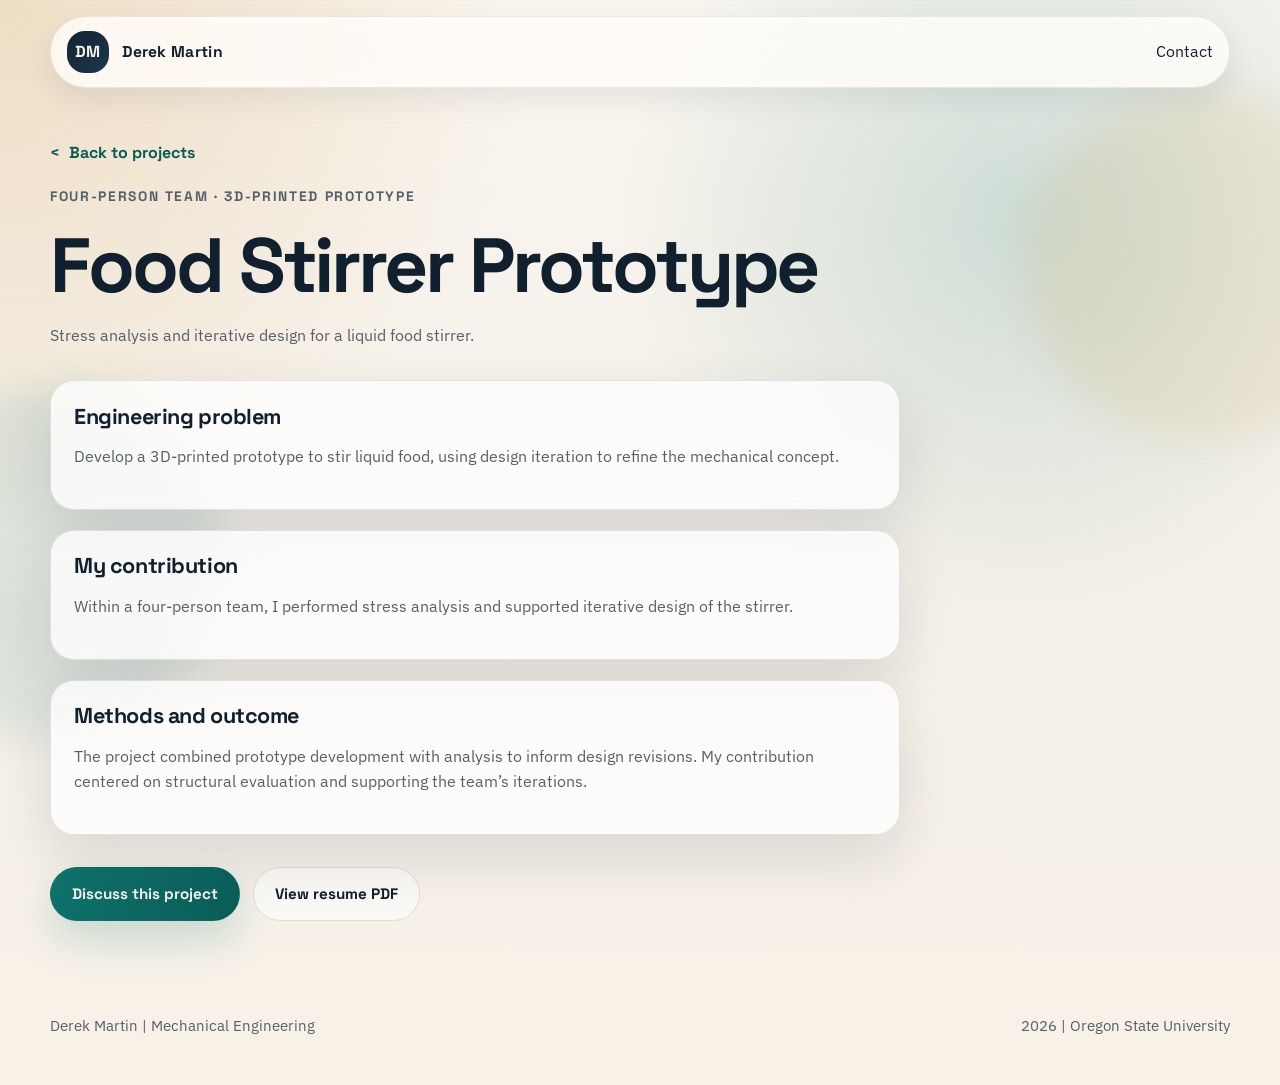
<file: projects/food-stirrer/index.html>
<!DOCTYPE html>
<html lang="en"><head><meta charset="UTF-8"><meta name="viewport" content="width=device-width, initial-scale=1.0"><title>Food Stirrer Prototype | Derek Martin</title><meta name="description" content="Stress analysis and iterative design for a liquid food stirrer."><link rel="stylesheet" href="../../styles.css"></head>
<body class="artifact-page"><a class="skip-link" href="#main-content">Skip to content</a><div class="page-shell"><header class="site-header"><nav class="site-nav" aria-label="Main navigation"><a class="brand" href="../../index.html"><span class="brand-mark">DM</span><span class="brand-text">Derek Martin</span></a><a href="../../index.html#contact">Contact</a></nav></header>
<main id="main-content"><section class="section"><a class="back-link" href="../../index.html#projects">Back to projects</a><div class="section-heading"><p class="eyebrow">Four-person team · 3D-printed prototype</p><h1>Food Stirrer Prototype</h1><p>Stress analysis and iterative design for a liquid food stirrer.</p></div><div class="project-detail"><article class="info-card"><h2>Engineering problem</h2><p>Develop a 3D-printed prototype to stir liquid food, using design iteration to refine the mechanical concept.</p></article>
<article class="info-card"><h2>My contribution</h2><p>Within a four-person team, I performed stress analysis and supported iterative design of the stirrer.</p></article>
<article class="info-card"><h2>Methods and outcome</h2><p>The project combined prototype development with analysis to inform design revisions. My contribution centered on structural evaluation and supporting the team’s iterations.</p></article></div><div class="hero-actions"><a class="button button-primary" href="../../index.html#contact">Discuss this project</a><a class="button button-secondary" href="../../artifacts/resume-cover-letter/DerekMartin_Resume.pdf">View resume PDF</a></div></section></main><footer class="site-footer"><p>Derek Martin | Mechanical Engineering</p><p><span class="js-year">2026</span> | Oregon State University</p></footer></div><script src="../../script.js"></script></body></html>
</file>
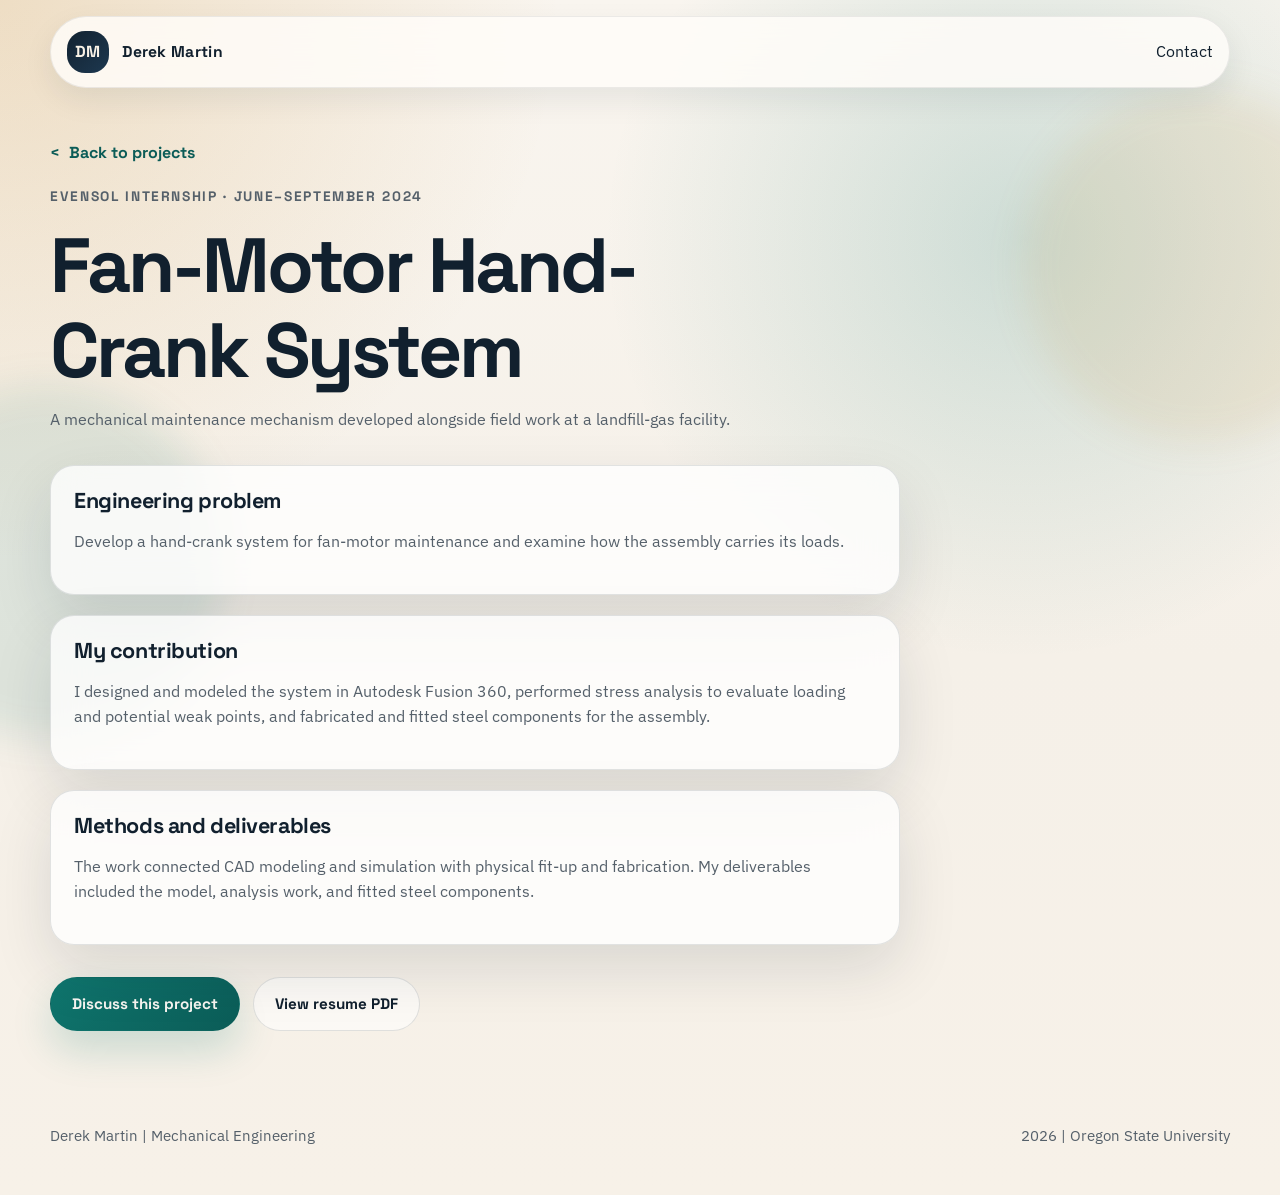
<file: projects/hand-crank/index.html>
<!DOCTYPE html>
<html lang="en"><head><meta charset="UTF-8"><meta name="viewport" content="width=device-width, initial-scale=1.0"><title>Fan-Motor Hand-Crank System | Derek Martin</title><meta name="description" content="A mechanical maintenance mechanism developed alongside field work at a landfill-gas facility."><link rel="stylesheet" href="../../styles.css"></head>
<body class="artifact-page"><a class="skip-link" href="#main-content">Skip to content</a><div class="page-shell"><header class="site-header"><nav class="site-nav" aria-label="Main navigation"><a class="brand" href="../../index.html"><span class="brand-mark">DM</span><span class="brand-text">Derek Martin</span></a><a href="../../index.html#contact">Contact</a></nav></header>
<main id="main-content"><section class="section"><a class="back-link" href="../../index.html#projects">Back to projects</a><div class="section-heading"><p class="eyebrow">Evensol internship · June–September 2024</p><h1>Fan-Motor Hand-Crank System</h1><p>A mechanical maintenance mechanism developed alongside field work at a landfill-gas facility.</p></div><div class="project-detail"><article class="info-card"><h2>Engineering problem</h2><p>Develop a hand-crank system for fan-motor maintenance and examine how the assembly carries its loads.</p></article>
<article class="info-card"><h2>My contribution</h2><p>I designed and modeled the system in Autodesk Fusion 360, performed stress analysis to evaluate loading and potential weak points, and fabricated and fitted steel components for the assembly.</p></article>
<article class="info-card"><h2>Methods and deliverables</h2><p>The work connected CAD modeling and simulation with physical fit-up and fabrication. My deliverables included the model, analysis work, and fitted steel components.</p></article>
</div><div class="hero-actions"><a class="button button-primary" href="../../index.html#contact">Discuss this project</a><a class="button button-secondary" href="../../artifacts/resume-cover-letter/DerekMartin_Resume.pdf">View resume PDF</a></div></section></main><footer class="site-footer"><p>Derek Martin | Mechanical Engineering</p><p><span class="js-year">2026</span> | Oregon State University</p></footer></div><script src="../../script.js"></script></body></html>
</file>
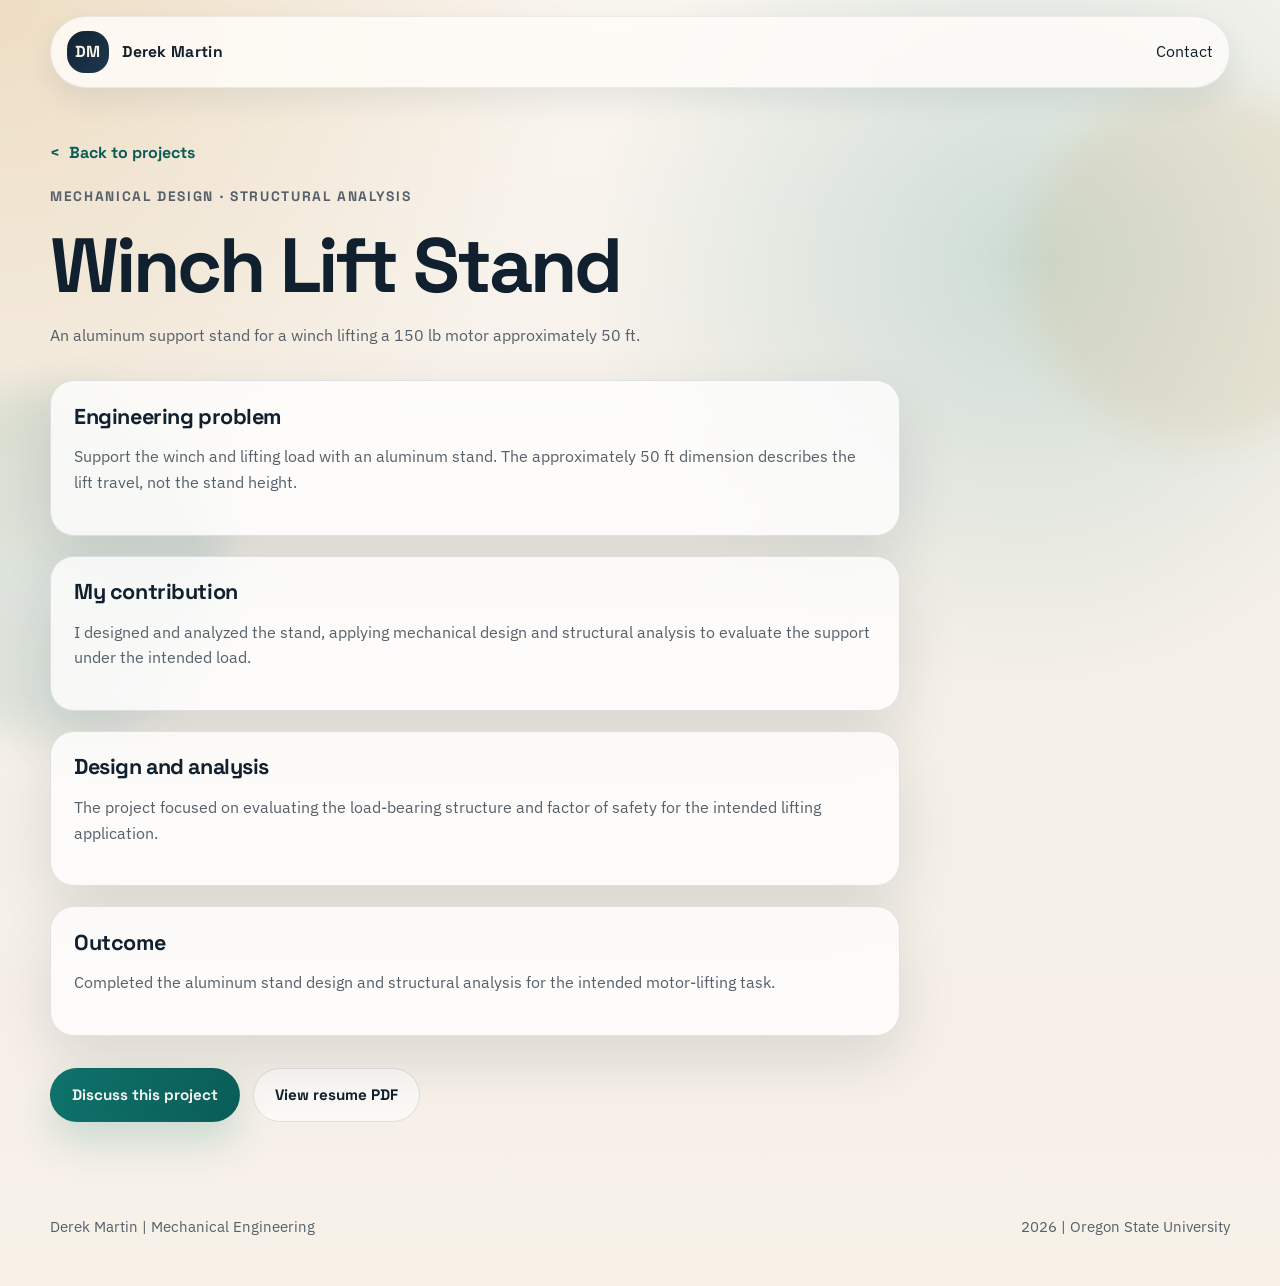
<file: projects/winch-stand/index.html>
<!DOCTYPE html>
<html lang="en"><head><meta charset="UTF-8"><meta name="viewport" content="width=device-width, initial-scale=1.0"><title>Winch Lift Stand | Derek Martin</title><meta name="description" content="An aluminum support stand for a winch lifting a 150 lb motor approximately 50 ft."><link rel="stylesheet" href="../../styles.css"></head>
<body class="artifact-page"><a class="skip-link" href="#main-content">Skip to content</a><div class="page-shell"><header class="site-header"><nav class="site-nav" aria-label="Main navigation"><a class="brand" href="../../index.html"><span class="brand-mark">DM</span><span class="brand-text">Derek Martin</span></a><a href="../../index.html#contact">Contact</a></nav></header>
<main id="main-content"><section class="section"><a class="back-link" href="../../index.html#projects">Back to projects</a><div class="section-heading"><p class="eyebrow">Mechanical design · Structural analysis</p><h1>Winch Lift Stand</h1><p>An aluminum support stand for a winch lifting a 150 lb motor approximately 50 ft.</p></div><div class="project-detail"><article class="info-card"><h2>Engineering problem</h2><p>Support the winch and lifting load with an aluminum stand. The approximately 50 ft dimension describes the lift travel, not the stand height.</p></article>
<article class="info-card"><h2>My contribution</h2><p>I designed and analyzed the stand, applying mechanical design and structural analysis to evaluate the support under the intended load.</p></article>
<article class="info-card"><h2>Design and analysis</h2><p>The project focused on evaluating the load-bearing structure and factor of safety for the intended lifting application.</p></article>
<article class="info-card"><h2>Outcome</h2><p>Completed the aluminum stand design and structural analysis for the intended motor-lifting task.</p></article></div><div class="hero-actions"><a class="button button-primary" href="../../index.html#contact">Discuss this project</a><a class="button button-secondary" href="../../artifacts/resume-cover-letter/DerekMartin_Resume.pdf">View resume PDF</a></div></section></main><footer class="site-footer"><p>Derek Martin | Mechanical Engineering</p><p><span class="js-year">2026</span> | Oregon State University</p></footer></div><script src="../../script.js"></script></body></html>
</file>
<file: styles.css>
@import url("https://fonts.googleapis.com/css2?family=IBM+Plex+Sans:wght@400;500;600;700&family=Space+Grotesk:wght@500;700&display=swap");

:root {
  --bg: #f5f0e8;
  --surface: rgba(255, 255, 255, 0.78);
  --surface-contrast: #122230;
  --text: #11202e;
  --muted: #55606a;
  --accent: #0f766e;
  --accent-strong: #0b5c57;
  --accent-soft: rgba(15, 118, 110, 0.12);
  --highlight: #c78a2c;
  --border: rgba(17, 32, 46, 0.12);
  --shadow: 0 24px 60px rgba(17, 32, 46, 0.12);
  --shadow-soft: 0 12px 30px rgba(17, 32, 46, 0.08);
  --radius: 24px;
  --max-width: 1180px;
}

*,
*::before,
*::after {
  box-sizing: border-box;
}

html {
  scroll-behavior: smooth;
}

body {
  margin: 0;
  min-height: 100vh;
  color: var(--text);
  background:
    radial-gradient(circle at top left, rgba(199, 138, 44, 0.22), transparent 32%),
    radial-gradient(circle at 80% 20%, rgba(15, 118, 110, 0.18), transparent 30%),
    linear-gradient(180deg, #f9f5ef 0%, var(--bg) 55%, #f7f1e8 100%);
  font-family: "IBM Plex Sans", sans-serif;
  line-height: 1.6;
}

a {
  color: inherit;
  text-decoration: none;
}

img {
  display: block;
  max-width: 100%;
}

code,
pre {
  font-family: "IBM Plex Sans", sans-serif;
}

.page-shell {
  position: relative;
  overflow: hidden;
}

.page-shell::before,
.page-shell::after {
  content: "";
  position: fixed;
  inset: auto auto 18% -8rem;
  width: 22rem;
  height: 22rem;
  background: rgba(15, 118, 110, 0.1);
  border-radius: 50%;
  filter: blur(18px);
  pointer-events: none;
  z-index: -1;
}

.page-shell::after {
  inset: 10% -6rem auto auto;
  background: rgba(199, 138, 44, 0.1);
}

.site-header {
  position: sticky;
  top: 0;
  z-index: 20;
  padding: 1rem 1.25rem 0;
}

.site-nav {
  width: min(calc(100% - 2rem), var(--max-width));
  margin: 0 auto;
  display: flex;
  align-items: center;
  justify-content: space-between;
  gap: 1rem;
  padding: 0.9rem 1rem;
  background: rgba(255, 253, 249, 0.82);
  border: 1px solid rgba(17, 32, 46, 0.08);
  backdrop-filter: blur(16px);
  border-radius: 999px;
  box-shadow: var(--shadow-soft);
}

.brand {
  display: inline-flex;
  align-items: center;
  gap: 0.85rem;
  min-width: 0;
}

.brand-mark {
  display: grid;
  place-items: center;
  width: 2.6rem;
  height: 2.6rem;
  border-radius: 18px;
  background: linear-gradient(135deg, var(--surface-contrast), #1d3850);
  color: #f8f1e6;
  font-family: "Space Grotesk", sans-serif;
  font-weight: 700;
  letter-spacing: 0.04em;
}

.brand-text,
.nav-links a,
.button,
.filter-button,
.path-pill,
.status-pill,
.step-number {
  font-family: "Space Grotesk", sans-serif;
}

.brand-text {
  font-size: 0.98rem;
  font-weight: 700;
  letter-spacing: 0.02em;
}

.nav-links {
  display: flex;
  align-items: center;
  gap: 1.15rem;
}

.nav-links a {
  position: relative;
  color: var(--muted);
  font-size: 0.95rem;
  font-weight: 500;
}

.nav-links a::after {
  content: "";
  position: absolute;
  left: 0;
  bottom: -0.35rem;
  width: 100%;
  height: 2px;
  background: var(--accent);
  transform: scaleX(0);
  transform-origin: left;
  transition: transform 180ms ease;
}

.nav-links a:hover::after,
.nav-links a:focus-visible::after {
  transform: scaleX(1);
}

.nav-toggle {
  display: none;
  border: 0;
  padding: 0.7rem 0.95rem;
  border-radius: 999px;
  background: var(--accent-soft);
  color: var(--surface-contrast);
  font-family: "Space Grotesk", sans-serif;
  font-size: 0.92rem;
  font-weight: 700;
  cursor: pointer;
}

.section {
  width: min(calc(100% - 2rem), var(--max-width));
  margin: 0 auto;
  padding: 5.75rem 0;
}

.hero {
  display: grid;
  grid-template-columns: minmax(0, 1.2fr) minmax(300px, 0.8fr);
  gap: 2rem;
  align-items: center;
  min-height: calc(100vh - 6rem);
}

.eyebrow {
  margin: 0 0 1rem;
  color: var(--accent-strong);
  font-family: "Space Grotesk", sans-serif;
  font-size: 0.86rem;
  font-weight: 700;
  letter-spacing: 0.12em;
  text-transform: uppercase;
}

h1,
h2,
h3 {
  margin: 0;
  font-family: "Space Grotesk", sans-serif;
  line-height: 1.1;
}

h1 {
  max-width: 12ch;
  font-size: clamp(3rem, 6vw, 5.5rem);
  letter-spacing: -0.04em;
}

h2 {
  font-size: clamp(2rem, 3.4vw, 3.2rem);
  letter-spacing: -0.03em;
}

h3 {
  font-size: 1.25rem;
  letter-spacing: -0.02em;
}

.hero-text,
.section-heading p,
.feature-card p,
.artifact-card p,
.competency-card p,
.info-card p,
.artifact-copy p,
.placeholder-note,
.site-footer p {
  color: var(--muted);
}

.hero-text {
  max-width: 62ch;
  margin: 1.5rem 0 0;
  font-size: 1.05rem;
}

.hero-actions {
  display: flex;
  flex-wrap: wrap;
  gap: 0.85rem;
  margin-top: 2rem;
}

.button {
  display: inline-flex;
  align-items: center;
  justify-content: center;
  min-height: 3.25rem;
  padding: 0.85rem 1.3rem;
  border-radius: 999px;
  border: 1px solid transparent;
  font-size: 0.95rem;
  font-weight: 700;
  transition: transform 180ms ease, box-shadow 180ms ease, border-color 180ms ease;
}

.button:hover,
.button:focus-visible {
  transform: translateY(-2px);
}

.button-primary {
  background: linear-gradient(135deg, var(--accent), var(--accent-strong));
  color: #f7f5f1;
  box-shadow: 0 18px 40px rgba(15, 118, 110, 0.2);
}

.button-secondary {
  border-color: var(--border);
  background: rgba(255, 255, 255, 0.58);
}

.hero-panel {
  display: flex;
  justify-content: flex-end;
}

.panel-card,
.feature-card,
.artifact-card,
.competency-card,
.info-card,
.artifact-shell {
  position: relative;
  border: 1px solid var(--border);
  background: var(--surface);
  backdrop-filter: blur(18px);
  border-radius: var(--radius);
  box-shadow: var(--shadow);
}

.panel-card {
  width: min(100%, 29rem);
  padding: 1.45rem;
  background:
    linear-gradient(180deg, rgba(18, 34, 48, 0.95), rgba(19, 44, 57, 0.9)),
    linear-gradient(135deg, rgba(15, 118, 110, 0.12), rgba(199, 138, 44, 0.12));
  border-color: rgba(255, 255, 255, 0.08);
  color: #eef2f5;
}

.panel-label {
  margin: 0 0 1.2rem;
  font-family: "Space Grotesk", sans-serif;
  font-size: 0.85rem;
  font-weight: 700;
  letter-spacing: 0.12em;
  text-transform: uppercase;
  color: rgba(238, 242, 245, 0.74);
}

.metric-grid {
  display: grid;
  grid-template-columns: repeat(3, minmax(0, 1fr));
  gap: 0.75rem;
}

.metric-card {
  padding: 1rem;
  border-radius: 18px;
  background: rgba(255, 255, 255, 0.08);
  border: 1px solid rgba(255, 255, 255, 0.08);
}

.metric-value {
  display: block;
  margin-bottom: 0.15rem;
  font-family: "Space Grotesk", sans-serif;
  font-size: 1.65rem;
  font-weight: 700;
}

.metric-label {
  display: block;
  color: rgba(238, 242, 245, 0.74);
  font-size: 0.92rem;
}

.panel-note {
  margin-top: 1rem;
  padding: 1rem 1.1rem;
  border-radius: 18px;
  background: rgba(255, 255, 255, 0.06);
}

.panel-note p {
  margin: 0 0 0.25rem;
  color: rgba(238, 242, 245, 0.7);
  font-size: 0.9rem;
}

.section-heading {
  max-width: 48rem;
  margin-bottom: 2rem;
}

.section-heading p:last-child {
  margin-top: 0.95rem;
}

.feature-grid,
.artifact-grid,
.competency-grid,
.organization-layout {
  display: grid;
  gap: 1.25rem;
}

.feature-grid {
  grid-template-columns: repeat(3, minmax(0, 1fr));
}

.feature-card,
.competency-card,
.info-card {
  padding: 1.45rem;
}

.step-number {
  display: inline-flex;
  align-items: center;
  justify-content: center;
  width: 2.8rem;
  height: 2.8rem;
  margin-bottom: 1rem;
  border-radius: 999px;
  background: var(--accent-soft);
  color: var(--accent-strong);
  font-size: 0.95rem;
  font-weight: 700;
}

.filter-bar {
  display: flex;
  flex-wrap: wrap;
  gap: 0.7rem;
  margin-bottom: 1.5rem;
}

.filter-button {
  border: 1px solid var(--border);
  background: rgba(255, 255, 255, 0.58);
  color: var(--muted);
  border-radius: 999px;
  padding: 0.7rem 1rem;
  font-size: 0.92rem;
  font-weight: 700;
  cursor: pointer;
  transition: transform 160ms ease, background 160ms ease, color 160ms ease;
}

.filter-button:hover,
.filter-button:focus-visible {
  transform: translateY(-1px);
  color: var(--surface-contrast);
}

.filter-button.is-active {
  background: var(--surface-contrast);
  border-color: transparent;
  color: #f7f5f1;
}

.artifact-grid {
  grid-template-columns: repeat(2, minmax(0, 1fr));
}

.artifact-card {
  display: flex;
  flex-direction: column;
  gap: 1rem;
  padding: 1.45rem;
  transition: transform 180ms ease, box-shadow 180ms ease;
}

.artifact-card:hover,
.artifact-card:focus-within {
  transform: translateY(-4px);
  box-shadow: 0 28px 70px rgba(17, 32, 46, 0.16);
}

.artifact-card::before,
.competency-card::before {
  content: "";
  position: absolute;
  inset: 0 auto 0 0;
  width: 4px;
  border-radius: 999px;
  background: linear-gradient(180deg, var(--accent), var(--highlight));
}

.artifact-meta,
.artifact-tags,
.competency-tags {
  display: flex;
  flex-wrap: wrap;
  gap: 0.55rem;
}

.artifact-meta {
  align-items: center;
  justify-content: space-between;
}

.path-pill,
.status-pill,
.tag {
  display: inline-flex;
  align-items: center;
  border-radius: 999px;
  font-size: 0.82rem;
  font-weight: 700;
}

.status-pill {
  padding: 0.4rem 0.75rem;
  background: rgba(199, 138, 44, 0.12);
  color: #935f10;
}

.path-pill {
  padding: 0.36rem 0.75rem;
  background: rgba(17, 32, 46, 0.06);
  color: var(--surface-contrast);
}

.tag {
  padding: 0.4rem 0.7rem;
  background: var(--accent-soft);
  color: var(--accent-strong);
}

.artifact-footer {
  display: flex;
  flex-wrap: wrap;
  align-items: center;
  justify-content: space-between;
  gap: 0.75rem;
  margin-top: auto;
}

.artifact-link {
  display: inline-flex;
  align-items: center;
  gap: 0.5rem;
  color: var(--accent-strong);
  font-family: "Space Grotesk", sans-serif;
  font-weight: 700;
}

.artifact-link::after {
  content: ">";
  font-size: 0.95rem;
}

.competency-grid {
  grid-template-columns: repeat(4, minmax(0, 1fr));
}

.competency-count {
  display: block;
  margin: 1rem 0 0.35rem;
  color: var(--surface-contrast);
  font-family: "Space Grotesk", sans-serif;
  font-size: 1.6rem;
  font-weight: 700;
}

.organization-layout {
  grid-template-columns: 1.05fr 1fr 1fr;
}

.clean-list {
  margin: 1rem 0 0;
  padding-left: 1.15rem;
}

.clean-list li + li {
  margin-top: 0.55rem;
}

.repo-tree {
  margin: 1rem 0 0;
  padding: 1rem;
  border-radius: 18px;
  background: rgba(17, 32, 46, 0.06);
  overflow-x: auto;
}

.site-footer {
  width: min(calc(100% - 2rem), var(--max-width));
  margin: 0 auto;
  padding: 0 0 3rem;
  display: flex;
  flex-wrap: wrap;
  justify-content: space-between;
  gap: 0.75rem 1.5rem;
}

.site-footer p {
  margin: 0;
  font-size: 0.95rem;
}

.artifact-page .section {
  padding-top: 3.2rem;
}

.artifact-page h1 {
  max-width: 16ch;
  font-size: clamp(2.7rem, 6vw, 4.8rem);
}

.artifact-shell {
  padding: 1.6rem;
}

.back-link {
  display: inline-flex;
  align-items: center;
  gap: 0.55rem;
  margin-bottom: 1.25rem;
  color: var(--accent-strong);
  font-family: "Space Grotesk", sans-serif;
  font-weight: 700;
}

.back-link::before {
  content: "<";
}

.artifact-layout {
  display: grid;
  grid-template-columns: minmax(0, 1.1fr) minmax(280px, 0.75fr);
  gap: 1.25rem;
}

.artifact-copy,
.artifact-sidebar {
  display: grid;
  gap: 1.25rem;
}

.placeholder-note {
  margin: 1rem 0 0;
  padding: 1rem 1.1rem;
  border-radius: 18px;
  background: rgba(199, 138, 44, 0.12);
  color: #7a5f34;
}

.path-box {
  display: inline-flex;
  align-items: center;
  flex-wrap: wrap;
  gap: 0.45rem;
  margin-top: 1rem;
  padding: 0.7rem 0.95rem;
  border-radius: 16px;
  background: rgba(17, 32, 46, 0.06);
  color: var(--surface-contrast);
  font-family: "Space Grotesk", sans-serif;
  font-size: 0.9rem;
  font-weight: 700;
}

.reveal {
  opacity: 0;
  transform: translateY(24px);
  transition: opacity 650ms ease, transform 650ms ease;
}

.reveal.is-visible {
  opacity: 1;
  transform: translateY(0);
}

@media (max-width: 1040px) {
  .hero,
  .artifact-layout,
  .organization-layout,
  .feature-grid,
  .competency-grid {
    grid-template-columns: repeat(2, minmax(0, 1fr));
  }

  .artifact-grid {
    grid-template-columns: 1fr;
  }

  h1 {
    max-width: 14ch;
  }
}

@media (max-width: 760px) {
  .site-header {
    padding-inline: 0.7rem;
  }

  .site-nav {
    border-radius: 28px;
    padding: 0.85rem 0.95rem;
    flex-wrap: wrap;
  }

  .nav-toggle {
    display: inline-flex;
  }

  .nav-links {
    display: none;
    width: 100%;
    flex-direction: column;
    align-items: flex-start;
    padding-top: 0.7rem;
    border-top: 1px solid rgba(17, 32, 46, 0.08);
  }

  .nav-links.is-open {
    display: flex;
  }

  .section,
  .site-footer {
    width: min(calc(100% - 1.3rem), var(--max-width));
  }

  .hero,
  .feature-grid,
  .artifact-layout,
  .organization-layout,
  .competency-grid {
    grid-template-columns: 1fr;
  }

  .hero {
    min-height: auto;
    padding-top: 2rem;
  }

  h1 {
    max-width: 100%;
    font-size: clamp(2.7rem, 11vw, 4.2rem);
  }

  .metric-grid {
    grid-template-columns: 1fr;
  }

  .artifact-meta,
  .artifact-footer,
  .site-footer {
    align-items: flex-start;
  }
}

@media (prefers-reduced-motion: reduce) {
  html {
    scroll-behavior: auto;
  }

  *,
  *::before,
  *::after {
    animation-duration: 0.01ms !important;
    animation-iteration-count: 1 !important;
    transition-duration: 0.01ms !important;
    scroll-behavior: auto !important;
  }

  .reveal,
  .reveal.is-visible {
    opacity: 1;
    transform: none;
  }
}

/* Readable navigation and documents with keyboard access and narrow screens. */
section[id] { scroll-margin-top: 7rem; }
a:focus-visible, button:focus-visible { outline: 3px solid var(--accent); outline-offset: 4px; }
.feature-card a:not(.artifact-link), .info-card p a { text-decoration: underline; text-underline-offset: 0.2em; }
.feature-card, .info-card, .artifact-copy, .artifact-sidebar { min-width: 0; overflow-wrap: anywhere; }
.skip-link { position: fixed; top: 0.5rem; left: 0.5rem; z-index: 100; padding: 0.8rem 1rem; background: white; transform: translateY(-200%); }
.skip-link:focus { transform: translateY(0); }
@media (min-width: 761px) { .metric-value { font-size: 1.35rem; } }
@media print {
  body { background: white; color: black; }
  .site-header, .filter-bar, .skip-link { display: none; }
  .section { padding: 1rem 0; }
  .hero { min-height: auto; }
  .panel-card, .feature-card, .artifact-card, .competency-card, .info-card, .artifact-shell { box-shadow: none; break-inside: avoid; }
}

/* Recruiting content uses the original palette, typography, and card treatments. */
.hero-subtitle, .archive-note { color: var(--muted); }
.metric-grid { grid-template-columns: repeat(2, minmax(0, 1fr)); }
.metric-card:last-child { grid-column: 1 / -1; }
.project-grid, .field-grid { grid-template-columns: repeat(2, minmax(0, 1fr)); }
.project-grid .feature-card { display: flex; flex-direction: column; gap: 1rem; }
.project-grid .feature-card p { margin: 0; }
.project-grid .artifact-link { margin-top: auto; padding-top: 0.5rem; }
.experience-header { margin-bottom: 1.5rem; }
.experience-header p { color: var(--muted); }
.field-grid { margin-top: 1.25rem; }
.compact-section { padding-top: 0; padding-bottom: 2rem; }
summary { cursor: pointer; font-weight: 600; padding: 1rem 0; }
summary:focus-visible { outline: 3px solid var(--accent); outline-offset: 4px; }
.project-detail { display: grid; gap: 1.25rem; max-width: 850px; }
.project-detail h2, .artifact-copy .info-card h2 { font-size: 1.35rem; letter-spacing: -0.02em; }
.sr-only { position: absolute; width: 1px; height: 1px; padding: 0; margin: -1px; overflow: hidden; clip-path: inset(50%); white-space: nowrap; border: 0; }
@media (max-width: 760px) {
  .section { padding-block: 3rem; }
  .hero { padding-top: 2rem; }
  .hero-panel, .panel-card { width: 100%; }
  .project-grid, .field-grid { grid-template-columns: 1fr; }
  .compact-section { padding-top: 0; }
  .nav-links a { padding: 0.35rem 0; }
}
.artifact-sidebar { align-content: start; }
</file>
